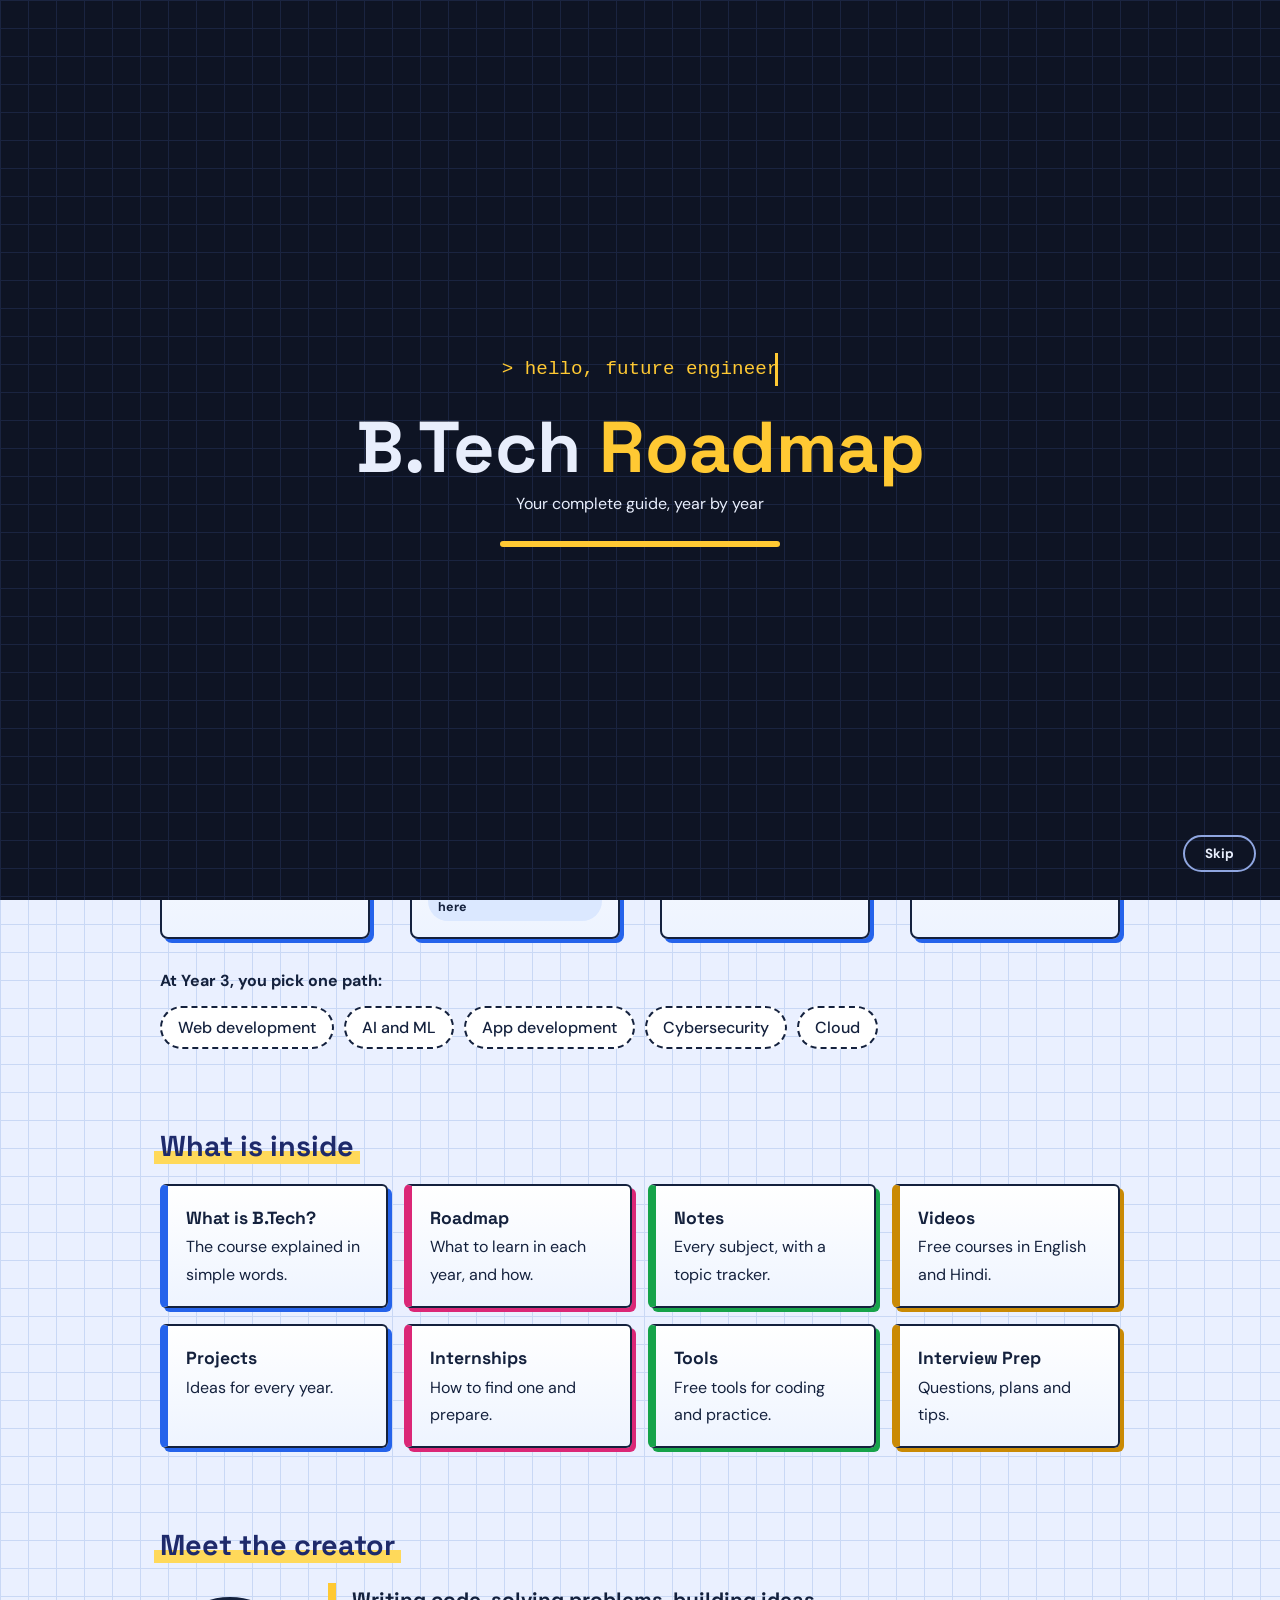
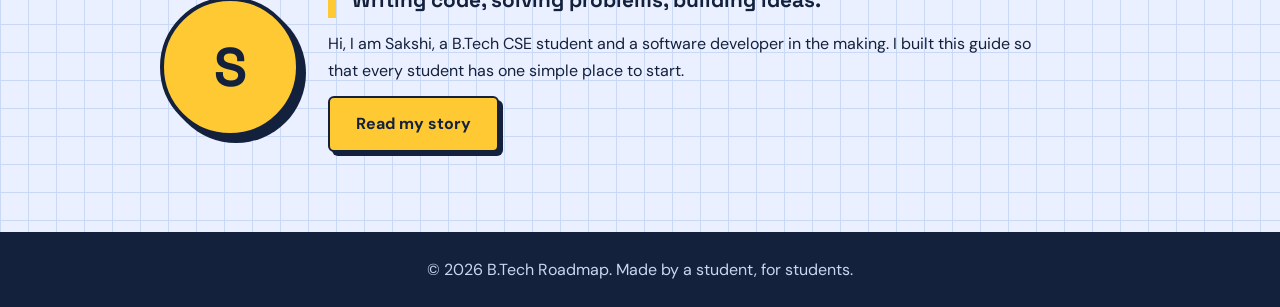
<file: index.html>
<!DOCTYPE html>
<html lang="en">
<head>
  <meta charset="UTF-8">
  <meta name="viewport" content="width=device-width, initial-scale=1">
  <!-- Google tag (gtag.js) -->
  <script async src="https://www.googletagmanager.com/gtag/js?id=G-KWVJYNJNKN"></script>
  <script>
    window.dataLayer = window.dataLayer || [];
    function gtag(){dataLayer.push(arguments);}
    gtag('js', new Date());

    gtag('config', 'G-KWVJYNJNKN');
  </script>
  <title>B.Tech Roadmap: your complete guide, year by year</title>
  <meta name="description" content="A free B.Tech guide made by a student, for students. Year-by-year roadmap, notes, videos, projects, internship and interview help.">
  <meta name="theme-color" content="#14213d">
  <link rel="icon" type="image/svg+xml" href="favicon.svg">
  <link href="https://fonts.googleapis.com/css2?family=DM+Sans:wght@400;500;700&family=Space+Grotesk:wght@500;700&display=swap" rel="stylesheet">
  <link rel="stylesheet" href="style.css">
  <!-- If the intro was already seen in this visit, skip it -->
  <script>try { if (sessionStorage.getItem("introSeen") === "yes") { document.documentElement.className += " no-intro"; } } catch (e) {}</script>
</head>
<body>

  <!-- INTRO ANIMATION (plays first, then slides up) -->
  <div id="intro">
    <div>
      <p class="intro-line">&gt; hello, future engineer</p>
      <h1 class="intro-title">B.Tech <span>Roadmap</span></h1>
      <p class="intro-sub">Your complete guide, year by year</p>
      <div class="intro-bar"><div></div></div>
    </div>
    <button class="intro-skip" id="skip">Skip</button>
  </div>

  <nav>
    <a class="brand" href="index.html"><span class="logo">&lt;/&gt;</span>B.Tech Roadmap</a>
    <button class="menu-toggle" aria-label="Open menu" aria-expanded="false">&#9776;</button>
    <div class="menu">
      <a href="index.html">Home</a>
      <a href="what-is-btech.html">What is B.Tech?</a>
      <a href="roadmap.html">Roadmap</a>
      <a href="notes.html">Notes</a>
      <a href="videos.html">Videos</a>
      <div class="dropdown">
        <button class="drop-btn" aria-expanded="false">More</button>
        <div class="drop-menu">
          <a href="projects.html">Projects</a>
          <a href="internships.html">Internships</a>
          <a href="tools.html">Tools</a>
          <a href="interview.html">Interview Prep</a>
          <a href="about.html">About</a>
        </div>
      </div>
      <a class="nav-cta" href="roadmap.html#year1">Start Year 1</a>
    </div>
  </nav>

  <!-- TOP SECTION: a little about the website -->
  <header class="hero-home">
    <div class="symbols" aria-hidden="true">
      <span style="left:6%; animation-delay:0s">{ }</span>
      <span style="left:20%; animation-delay:3s">&lt; &gt;</span>
      <span style="left:36%; animation-delay:6s">;</span>
      <span style="left:52%; animation-delay:1.5s">( )</span>
      <span style="left:68%; animation-delay:4.5s">[ ]</span>
      <span style="left:82%; animation-delay:8s">01</span>
      <span style="left:93%; animation-delay:2s">//</span>
    </div>

    <div class="hero-grid">
      <div>
        <h1 class="rise" style="--d:0s">Your B.Tech, <span class="mark">year by year</span></h1>
        <p class="typing rise" style="--d:.15s">Learn <span class="typed" id="typed">C++</span></p>
        <p class="rise" style="--d:.3s">A free guide made by a student, for students. Simple notes, videos, projects and internship tips for all 4 years.</p>
        <div class="rise" style="--d:.45s">
          <a class="button" href="roadmap.html#year1">Start with Year 1</a>
          <a class="button ghost" href="what-is-btech.html">New to B.Tech?</a>
        </div>
      </div>

      <!-- Picture: a laptop with code that keeps typing -->
      <div class="visual rise" style="--d:.3s" aria-hidden="true">
        <svg viewBox="0 0 360 250">
          <rect x="50" y="14" width="260" height="162" rx="12" fill="#14213d"/>
          <rect x="62" y="26" width="236" height="138" rx="5" fill="#0e1424"/>
          <circle cx="76" cy="38" r="4" fill="#ff5f56"/><circle cx="90" cy="38" r="4" fill="#ffbd2e"/><circle cx="104" cy="38" r="4" fill="#27c93f"/>
          <rect class="ln" x="76" y="58" width="120" height="8" rx="4" fill="#ffc933" style="animation-delay:0s"/>
          <rect class="ln" x="92" y="76" width="150" height="8" rx="4" fill="#8fb0ff" style="animation-delay:.4s"/>
          <rect class="ln" x="92" y="94" width="90" height="8" rx="4" fill="#8fe3b0" style="animation-delay:.8s"/>
          <rect class="ln" x="92" y="112" width="130" height="8" rx="4" fill="#8fb0ff" style="animation-delay:1.2s"/>
          <rect class="ln" x="76" y="130" width="70" height="8" rx="4" fill="#ffc933" style="animation-delay:1.6s"/>
          <rect x="18" y="176" width="324" height="14" rx="7" fill="#14213d"/>
          <rect x="140" y="176" width="80" height="6" rx="3" fill="#2a3a63"/>
        </svg>
        <span class="badge-float" style="top:4%; left:-2%">C++</span>
        <span class="badge-float" style="top:30%; right:-4%; animation-delay:1s">Python</span>
        <span class="badge-float" style="bottom:16%; left:2%; animation-delay:2s">DSA</span>
      </div>
    </div>
  </header>

  <!-- FLOW CHART: the whole journey in one picture -->
  <section class="container">
    <h2 class="reveal">Your journey at a glance</h2>
    <p class="reveal">Tap any step to open its roadmap.</p>

    <div class="flow">
      <a class="node reveal" href="roadmap.html#year1" style="--d:0s">
        <span class="num">1</span><strong>Learn the basics</strong>
        <small>One language, problem solving, HTML and CSS</small>
      </a>
      <span class="arrow"></span>
      <a class="node reveal" href="roadmap.html#year2" style="--d:.15s">
        <span class="num">2</span><strong>Build your core</strong>
        <small>DSA, web development, first projects</small>
        <em class="tag">First internship can start here</em>
      </a>
      <span class="arrow"></span>
      <a class="node reveal" href="roadmap.html#year3" style="--d:.3s">
        <span class="num">3</span><strong>Choose a path</strong>
        <small>Go deep in one area and build a big project</small>
      </a>
      <span class="arrow"></span>
      <a class="node reveal" href="roadmap.html#year4" style="--d:.45s">
        <span class="num">4</span><strong>Get job-ready</strong>
        <small>Placements, final project, your next step</small>
      </a>
    </div>

    <div class="branches reveal">
      <p><b>At Year 3, you pick one path:</b></p>
      <div>
        <span>Web development</span><span>AI and ML</span><span>App development</span><span>Cybersecurity</span><span>Cloud</span>
      </div>
    </div>
  </section>

  <!-- EXPLORE -->
  <section class="container">
    <h2 class="reveal">What is inside</h2>
    <div class="links">
      <a class="reveal" href="what-is-btech.html"><strong>What is B.Tech?</strong>The course explained in simple words.</a>
      <a class="reveal" href="roadmap.html"><strong>Roadmap</strong>What to learn in each year, and how.</a>
      <a class="reveal" href="notes.html"><strong>Notes</strong>Every subject, with a topic tracker.</a>
      <a class="reveal" href="videos.html"><strong>Videos</strong>Free courses in English and Hindi.</a>
      <a class="reveal" href="projects.html"><strong>Projects</strong>Ideas for every year.</a>
      <a class="reveal" href="internships.html"><strong>Internships</strong>How to find one and prepare.</a>
      <a class="reveal" href="tools.html"><strong>Tools</strong>Free tools for coding and practice.</a>
      <a class="reveal" href="interview.html"><strong>Interview Prep</strong>Questions, plans and tips.</a>
    </div>
  </section>

  <section class="container">
    <h2 class="reveal">Meet the creator</h2>
    <div class="creator reveal">
      <div class="avatar" aria-hidden="true">S</div>
      <div>
        <p class="quote">Writing code, solving problems, building ideas.</p>
        <p>Hi, I am Sakshi, a B.Tech CSE student and a software developer in the making. I built this guide so that every student has one simple place to start.</p>
        <a class="button" href="about.html">Read my story</a>
      </div>
    </div>
  </section>

  <footer>
    <p>&copy; 2026 B.Tech Roadmap. Made by a student, for students.</p>
  </footer>

  <script src="script.js"></script>
</body>
</html>
</file>
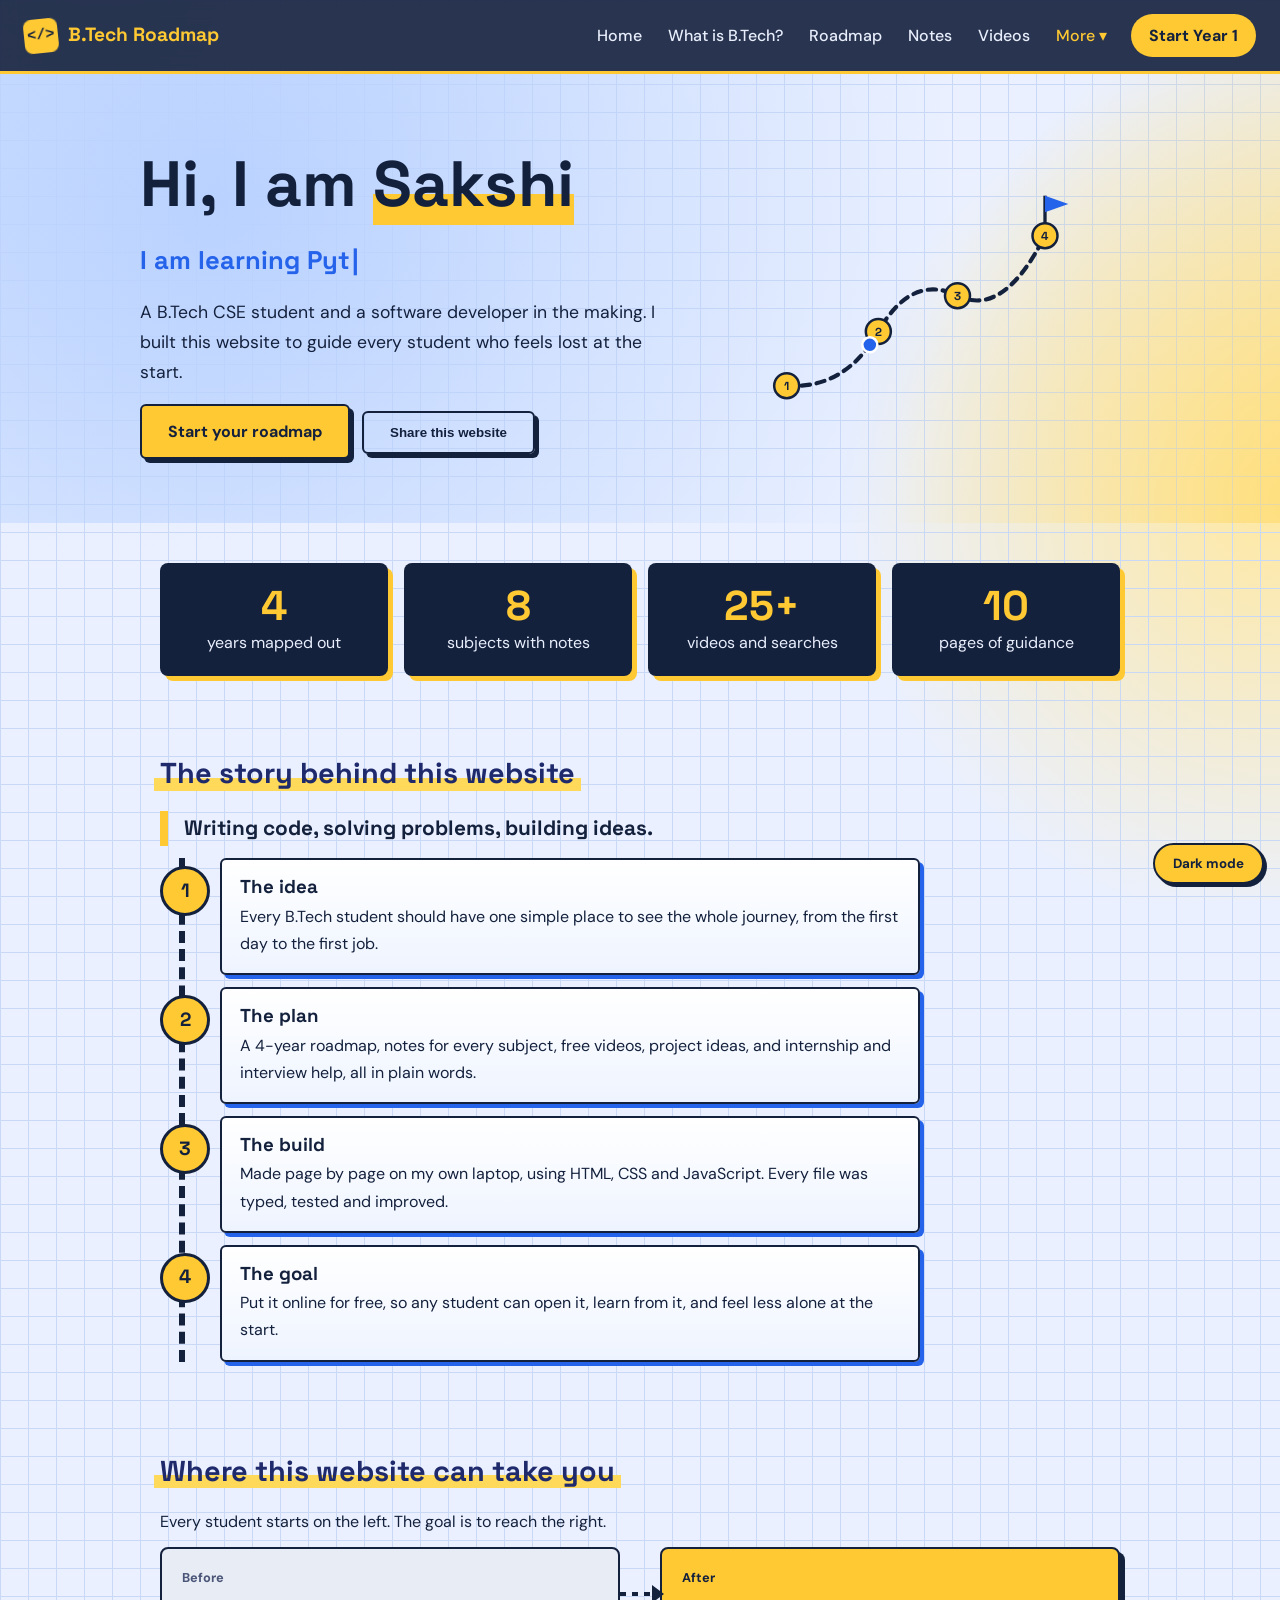
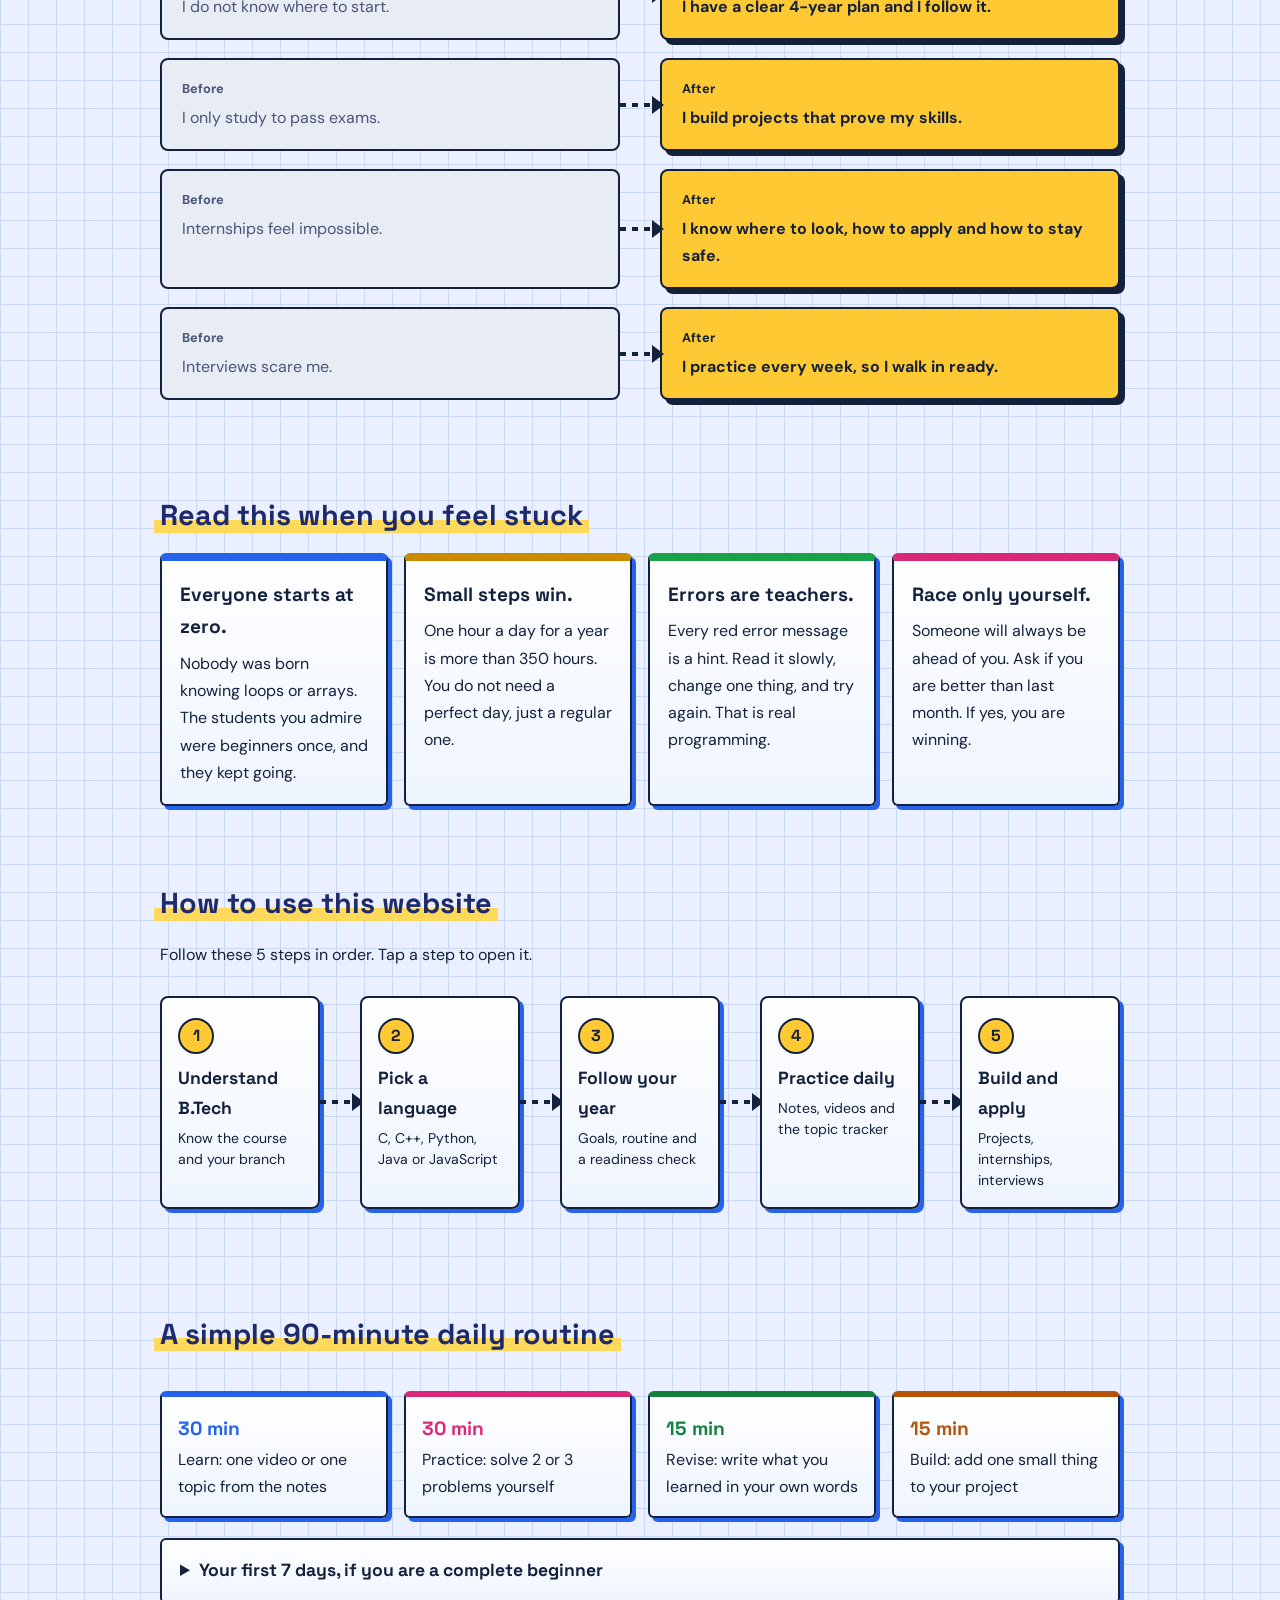
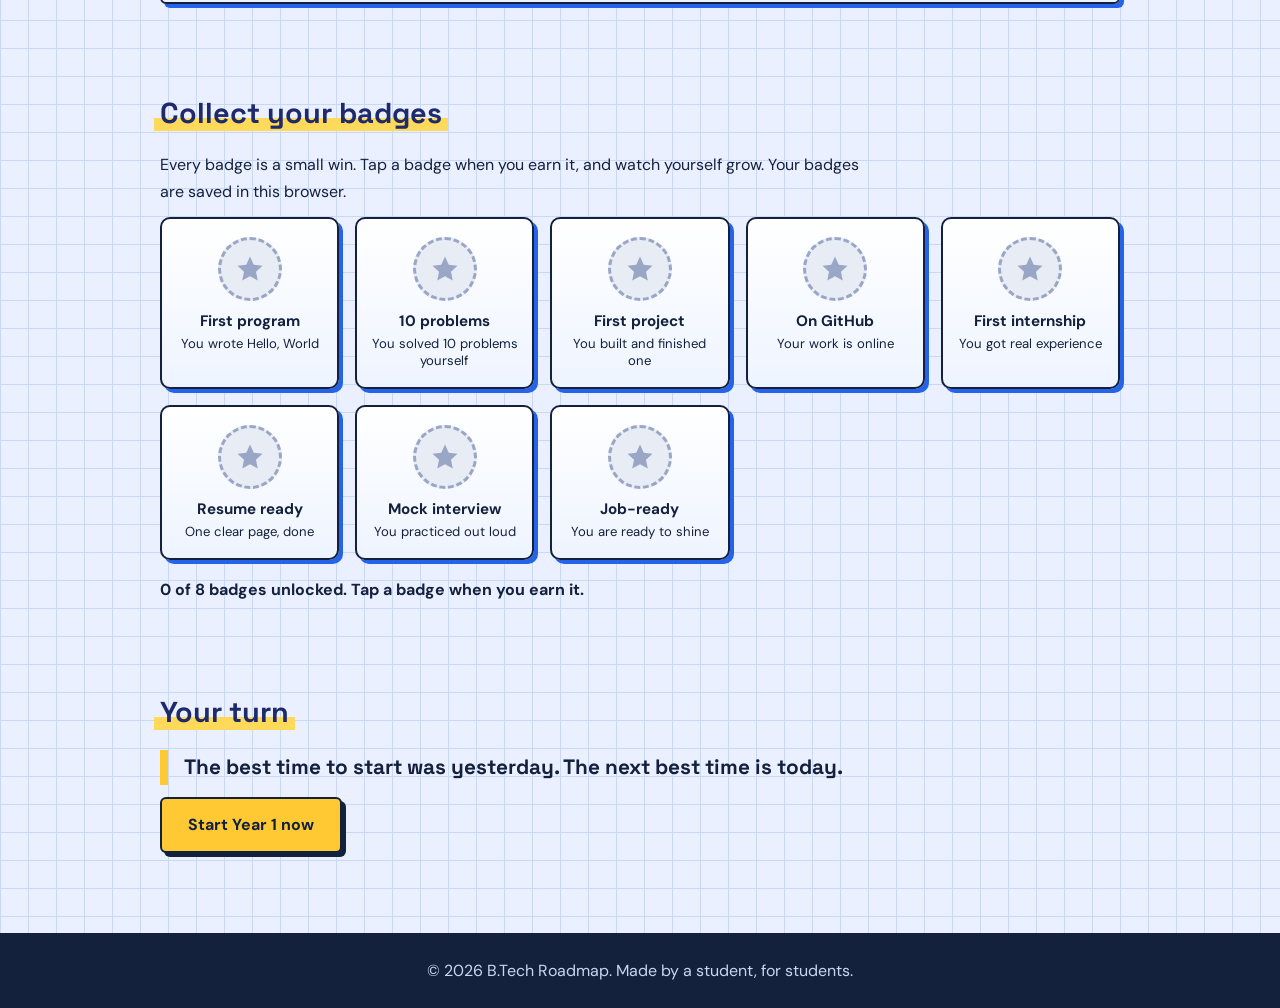
<file: about.html>
<!DOCTYPE html>
<html lang="en">
<head>
  <meta charset="UTF-8">
  <meta name="viewport" content="width=device-width, initial-scale=1">
  <!-- Google tag (gtag.js) -->
  <script async src="https://www.googletagmanager.com/gtag/js?id=G-KWVJYNJNKN"></script>
  <script>
    window.dataLayer = window.dataLayer || [];
    function gtag(){dataLayer.push(arguments);}
    gtag('js', new Date());

    gtag('config', 'G-KWVJYNJNKN');
  </script>
  <title>About the creator - B.Tech Roadmap</title>
  <meta name="description" content="Meet the creator of B.Tech Roadmap, a B.Tech CSE student building a free guide for every student.">
  <meta name="theme-color" content="#14213d">
  <link rel="icon" type="image/svg+xml" href="favicon.svg">
  <link href="https://fonts.googleapis.com/css2?family=DM+Sans:wght@400;500;700&family=Space+Grotesk:wght@500;700&display=swap" rel="stylesheet">
  <link rel="stylesheet" href="style.css">
</head>
<body>

  <nav>
    <a class="brand" href="index.html"><span class="logo">&lt;/&gt;</span>B.Tech Roadmap</a>
    <button class="menu-toggle" aria-label="Open menu" aria-expanded="false">&#9776;</button>
    <div class="menu">
      <a href="index.html">Home</a>
      <a href="what-is-btech.html">What is B.Tech?</a>
      <a href="roadmap.html">Roadmap</a>
      <a href="notes.html">Notes</a>
      <a href="videos.html">Videos</a>
      <div class="dropdown">
        <button class="drop-btn" aria-expanded="false">More</button>
        <div class="drop-menu">
          <a href="projects.html">Projects</a>
          <a href="internships.html">Internships</a>
          <a href="tools.html">Tools</a>
          <a href="interview.html">Interview Prep</a>
          <a href="about.html">About</a>
        </div>
      </div>
      <a class="nav-cta" href="roadmap.html#year1">Start Year 1</a>
    </div>
  </nav>

  <!-- EDIT THIS PAGE: change any words so they sound like you. -->

  <!-- TOP: who I am, with a journey picture -->
  <header class="hero-home">
    <div class="symbols" aria-hidden="true">
      <span style="left:6%; animation-delay:0s">{ }</span>
      <span style="left:30%; animation-delay:4s">&lt; &gt;</span>
      <span style="left:55%; animation-delay:2s">;</span>
      <span style="left:80%; animation-delay:6s">01</span>
    </div>
    <div class="hero-grid">
      <div>
        <h1 class="rise" style="--d:0s">Hi, I am <span class="mark">Sakshi</span></h1>
        <p class="typing rise" style="--d:.15s">I am learning <span class="typed" id="typed">C++</span></p>
        <p class="rise" style="--d:.3s">A B.Tech CSE student and a software developer in the making. I built this website to guide every student who feels lost at the start.</p>
        <div class="rise" style="--d:.45s">
          <a class="button" href="roadmap.html#year1">Start your roadmap</a>
          <button class="button ghost" id="share">Share this website</button>
        </div>
      </div>
      <div class="journey rise" style="--d:.3s" aria-hidden="true">
        <svg viewBox="0 0 360 260">
          <path d="M20 230 Q 90 235 130 165 T 225 122 T 330 50" fill="none" stroke="#14213d" stroke-width="5" stroke-dasharray="10 8" stroke-linecap="round"/>
          <circle cx="20" cy="230" r="15" fill="#ffc933" stroke="#14213d" stroke-width="3"/><text x="20" y="235" text-anchor="middle" font-size="14" font-weight="700" fill="#14213d">1</text>
          <circle cx="130" cy="165" r="15" fill="#ffc933" stroke="#14213d" stroke-width="3"/><text x="130" y="170" text-anchor="middle" font-size="14" font-weight="700" fill="#14213d">2</text>
          <circle cx="225" cy="122" r="15" fill="#ffc933" stroke="#14213d" stroke-width="3"/><text x="225" y="127" text-anchor="middle" font-size="14" font-weight="700" fill="#14213d">3</text>
          <circle cx="330" cy="50" r="15" fill="#ffc933" stroke="#14213d" stroke-width="3"/><text x="330" y="55" text-anchor="middle" font-size="14" font-weight="700" fill="#14213d">4</text>
          <line x1="330" y1="35" x2="330" y2="2" stroke="#14213d" stroke-width="4"/>
          <polygon points="330,2 358,12 330,22" fill="#2563eb"/>
          <circle r="9" fill="#2563eb" stroke="#ffffff" stroke-width="3">
            <animateMotion dur="7s" repeatCount="indefinite" path="M20 230 Q 90 235 130 165 T 225 122 T 330 50"/>
          </circle>
        </svg>
      </div>
    </div>
  </header>

  <!-- NUMBERS -->
  <section class="container">
    <div class="stats">
      <div class="reveal"><strong class="count-up" data-target="4">4</strong>years mapped out</div>
      <div class="reveal" style="--d:.1s"><strong class="count-up" data-target="8">8</strong>subjects with notes</div>
      <div class="reveal" style="--d:.2s"><strong class="count-up" data-target="25" data-plus="yes">25+</strong>videos and searches</div>
      <div class="reveal" style="--d:.3s"><strong class="count-up" data-target="10">10</strong>pages of guidance</div>
    </div>
  </section>

  <!-- STORY -->
  <section class="container">
    <h2 class="reveal">The story behind this website</h2>
    <p class="quote reveal">Writing code, solving problems, building ideas.</p>
    <div class="road">
      <div class="stop reveal" data-step="1"><div class="step-box"><h3>The idea</h3><p>Every B.Tech student should have one simple place to see the whole journey, from the first day to the first job.</p></div></div>
      <div class="stop reveal" data-step="2"><div class="step-box"><h3>The plan</h3><p>A 4-year roadmap, notes for every subject, free videos, project ideas, and internship and interview help, all in plain words.</p></div></div>
      <div class="stop reveal" data-step="3"><div class="step-box"><h3>The build</h3><p>Made page by page on my own laptop, using HTML, CSS and JavaScript. Every file was typed, tested and improved.</p></div></div>
      <div class="stop reveal" data-step="4"><div class="step-box"><h3>The goal</h3><p>Put it online for free, so any student can open it, learn from it, and feel less alone at the start.</p></div></div>
    </div>
  </section>

  <!-- WHERE THIS WEBSITE CAN TAKE YOU -->
  <section class="container">
    <h2 class="reveal">Where this website can take you</h2>
    <p class="reveal">Every student starts on the left. The goal is to reach the right.</p>

    <div class="change reveal">
      <div class="before"><small>Before</small>I do not know where to start.</div>
      <span class="arrow"></span>
      <div class="after"><small>After</small>I have a clear 4-year plan and I follow it.</div>
    </div>
    <div class="change reveal">
      <div class="before"><small>Before</small>I only study to pass exams.</div>
      <span class="arrow"></span>
      <div class="after"><small>After</small>I build projects that prove my skills.</div>
    </div>
    <div class="change reveal">
      <div class="before"><small>Before</small>Internships feel impossible.</div>
      <span class="arrow"></span>
      <div class="after"><small>After</small>I know where to look, how to apply and how to stay safe.</div>
    </div>
    <div class="change reveal">
      <div class="before"><small>Before</small>Interviews scare me.</div>
      <span class="arrow"></span>
      <div class="after"><small>After</small>I practice every week, so I walk in ready.</div>
    </div>
  </section>

  <!-- MOTIVATION -->
  <section class="container">
    <h2 class="reveal">Read this when you feel stuck</h2>
    <div class="motive">
      <div class="reveal" style="--c:#2563eb"><strong>Everyone starts at zero.</strong>Nobody was born knowing loops or arrays. The students you admire were beginners once, and they kept going.</div>
      <div class="reveal" style="--c:#ca8a04; --d:.1s"><strong>Small steps win.</strong>One hour a day for a year is more than 350 hours. You do not need a perfect day, just a regular one.</div>
      <div class="reveal" style="--c:#16a34a; --d:.2s"><strong>Errors are teachers.</strong>Every red error message is a hint. Read it slowly, change one thing, and try again. That is real programming.</div>
      <div class="reveal" style="--c:#db2777; --d:.3s"><strong>Race only yourself.</strong>Someone will always be ahead of you. Ask if you are better than last month. If yes, you are winning.</div>
    </div>
  </section>

  <!-- GUIDE -->
  <section class="container">
    <h2 class="reveal">How to use this website</h2>
    <p class="reveal">Follow these 5 steps in order. Tap a step to open it.</p>
    <div class="flow">
      <a class="node reveal" href="what-is-btech.html"><span class="num">1</span><strong>Understand B.Tech</strong><small>Know the course and your branch</small></a>
      <span class="arrow"></span>
      <a class="node reveal" href="what-is-btech.html#language" style="--d:.1s"><span class="num">2</span><strong>Pick a language</strong><small>C, C++, Python, Java or JavaScript</small></a>
      <span class="arrow"></span>
      <a class="node reveal" href="roadmap.html" style="--d:.2s"><span class="num">3</span><strong>Follow your year</strong><small>Goals, routine and a readiness check</small></a>
      <span class="arrow"></span>
      <a class="node reveal" href="notes.html" style="--d:.3s"><span class="num">4</span><strong>Practice daily</strong><small>Notes, videos and the topic tracker</small></a>
      <span class="arrow"></span>
      <a class="node reveal" href="projects.html" style="--d:.4s"><span class="num">5</span><strong>Build and apply</strong><small>Projects, internships, interviews</small></a>
    </div>
  </section>

  <!-- ROUTINE AND FIRST 7 DAYS -->
  <section class="container">
    <h2 class="reveal">A simple 90-minute daily routine</h2>
    <div class="facts">
      <div class="reveal"><strong>30 min</strong>Learn: one video or one topic from the notes</div>
      <div class="reveal" style="--d:.1s"><strong>30 min</strong>Practice: solve 2 or 3 problems yourself</div>
      <div class="reveal" style="--d:.2s"><strong>15 min</strong>Revise: write what you learned in your own words</div>
      <div class="reveal" style="--d:.3s"><strong>15 min</strong>Build: add one small thing to your project</div>
    </div>

    <details style="margin-top: 20px;">
      <summary>Your first 7 days, if you are a complete beginner</summary>
      <div class="inside">
        <ol>
          <li><b>Day 1:</b> install VS Code and make your first page.</li>
          <li><b>Day 2:</b> write a "Hello, World" program in one language.</li>
          <li><b>Day 3:</b> learn variables and take input from the user.</li>
          <li><b>Day 4:</b> learn if-else and loops.</li>
          <li><b>Day 5:</b> solve 3 easy problems without looking at the answer.</li>
          <li><b>Day 6:</b> make a small web page about yourself.</li>
          <li><b>Day 7:</b> upload your work to GitHub and be proud of it.</li>
        </ol>
      </div>
    </details>
  </section>

  <!-- COLLECT YOUR BADGES -->
  <section class="container">
    <h2 class="reveal">Collect your badges</h2>
    <p class="reveal">Every badge is a small win. Tap a badge when you earn it, and watch yourself grow. Your badges are saved in this browser.</p>
    <div class="badges reveal">
      <button class="badge" data-id="b1" aria-pressed="false"><span class="medal"><svg viewBox="0 0 24 24"><path d="M12 2l3 6.5 7 .9-5.2 4.8 1.4 7L12 17.8 5.8 21.2l1.4-7L2 9.4l7-.9z"/></svg></span><b>First program</b><small>You wrote Hello, World</small></button>
      <button class="badge" data-id="b2" aria-pressed="false"><span class="medal"><svg viewBox="0 0 24 24"><path d="M12 2l3 6.5 7 .9-5.2 4.8 1.4 7L12 17.8 5.8 21.2l1.4-7L2 9.4l7-.9z"/></svg></span><b>10 problems</b><small>You solved 10 problems yourself</small></button>
      <button class="badge" data-id="b3" aria-pressed="false"><span class="medal"><svg viewBox="0 0 24 24"><path d="M12 2l3 6.5 7 .9-5.2 4.8 1.4 7L12 17.8 5.8 21.2l1.4-7L2 9.4l7-.9z"/></svg></span><b>First project</b><small>You built and finished one</small></button>
      <button class="badge" data-id="b4" aria-pressed="false"><span class="medal"><svg viewBox="0 0 24 24"><path d="M12 2l3 6.5 7 .9-5.2 4.8 1.4 7L12 17.8 5.8 21.2l1.4-7L2 9.4l7-.9z"/></svg></span><b>On GitHub</b><small>Your work is online</small></button>
      <button class="badge" data-id="b5" aria-pressed="false"><span class="medal"><svg viewBox="0 0 24 24"><path d="M12 2l3 6.5 7 .9-5.2 4.8 1.4 7L12 17.8 5.8 21.2l1.4-7L2 9.4l7-.9z"/></svg></span><b>First internship</b><small>You got real experience</small></button>
      <button class="badge" data-id="b6" aria-pressed="false"><span class="medal"><svg viewBox="0 0 24 24"><path d="M12 2l3 6.5 7 .9-5.2 4.8 1.4 7L12 17.8 5.8 21.2l1.4-7L2 9.4l7-.9z"/></svg></span><b>Resume ready</b><small>One clear page, done</small></button>
      <button class="badge" data-id="b7" aria-pressed="false"><span class="medal"><svg viewBox="0 0 24 24"><path d="M12 2l3 6.5 7 .9-5.2 4.8 1.4 7L12 17.8 5.8 21.2l1.4-7L2 9.4l7-.9z"/></svg></span><b>Mock interview</b><small>You practiced out loud</small></button>
      <button class="badge" data-id="b8" aria-pressed="false"><span class="medal"><svg viewBox="0 0 24 24"><path d="M12 2l3 6.5 7 .9-5.2 4.8 1.4 7L12 17.8 5.8 21.2l1.4-7L2 9.4l7-.9z"/></svg></span><b>Job-ready</b><small>You are ready to shine</small></button>
    </div>
    <p class="badge-text" id="badge-text">0 of 8 badges unlocked. Tap a badge when you earn it.</p>
  </section>

  <!-- CALL TO ACTION -->
  <section class="container">
    <h2 class="reveal">Your turn</h2>
    <p class="quote reveal">The best time to start was yesterday. The next best time is today.</p>
    <a class="button" href="roadmap.html#year1">Start Year 1 now</a>
    <!-- To add your LinkedIn: remove the arrows around the next line and put your link inside the quotes.
    <a class="button ghost" href="PUT-YOUR-LINKEDIN-LINK-HERE" target="_blank" rel="noopener">Connect on LinkedIn</a>
    -->
  </section>

  <footer>
    <p>&copy; 2026 B.Tech Roadmap. Made by a student, for students.</p>
  </footer>

  <script src="script.js"></script>
</body>
</html>
</file>
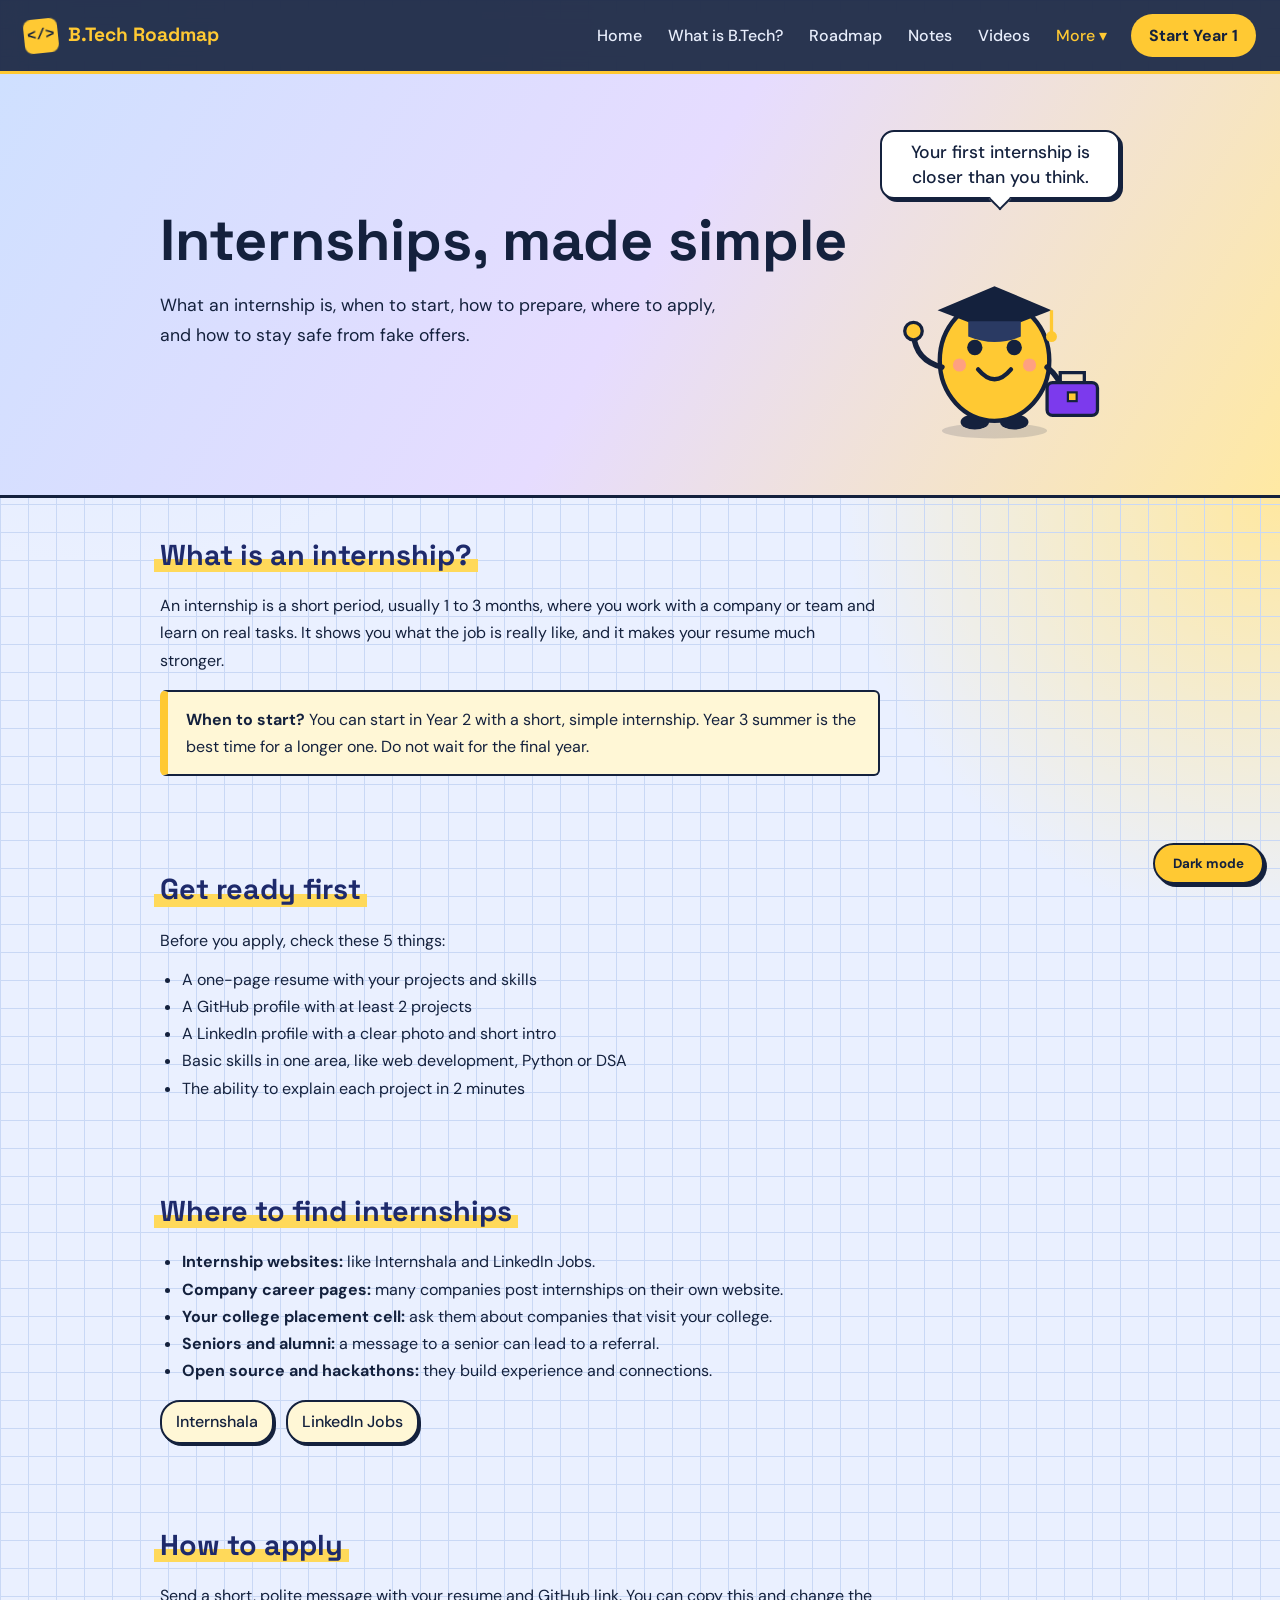
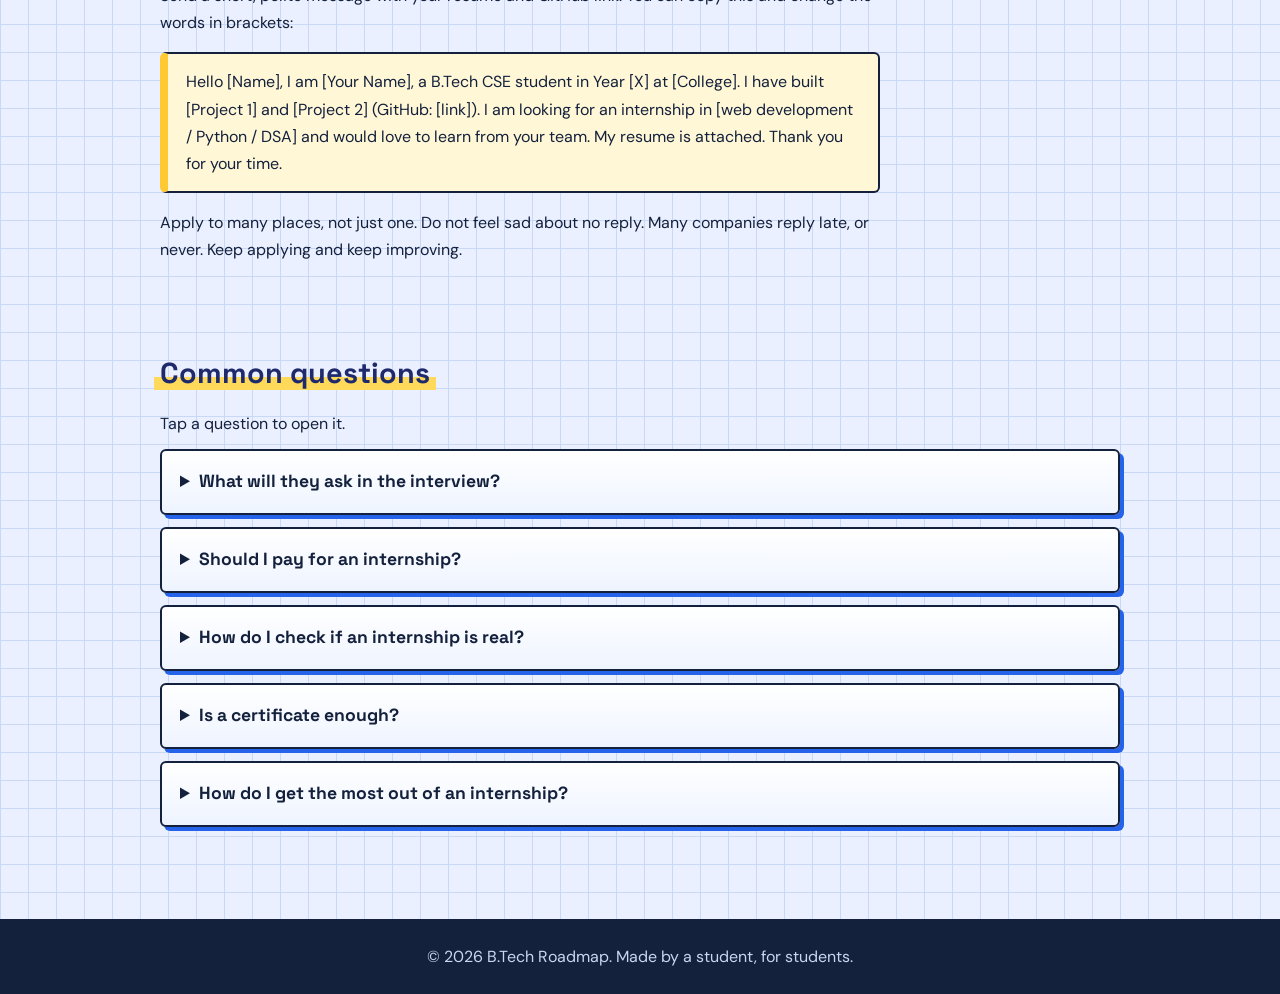
<file: internships.html>
<!DOCTYPE html>
<html lang="en">
<head>
  <meta charset="UTF-8">
  <meta name="viewport" content="width=device-width, initial-scale=1">
  <!-- Google tag (gtag.js) -->
  <script async src="https://www.googletagmanager.com/gtag/js?id=G-KWVJYNJNKN"></script>
  <script>
    window.dataLayer = window.dataLayer || [];
    function gtag(){dataLayer.push(arguments);}
    gtag('js', new Date());

    gtag('config', 'G-KWVJYNJNKN');
  </script>
  <title>Internships - B.Tech Roadmap</title>
  <meta name="description" content="How to find, apply for and get the most from a B.Tech internship, and how to stay safe from fake offers.">
  <meta name="theme-color" content="#14213d">
  <link rel="icon" type="image/svg+xml" href="favicon.svg">
  <link href="https://fonts.googleapis.com/css2?family=DM+Sans:wght@400;500;700&family=Space+Grotesk:wght@500;700&display=swap" rel="stylesheet">
  <link rel="stylesheet" href="style.css">
</head>
<body>

  <nav>
    <a class="brand" href="index.html"><span class="logo">&lt;/&gt;</span>B.Tech Roadmap</a>
    <button class="menu-toggle" aria-label="Open menu" aria-expanded="false">&#9776;</button>
    <div class="menu">
      <a href="index.html">Home</a>
      <a href="what-is-btech.html">What is B.Tech?</a>
      <a href="roadmap.html">Roadmap</a>
      <a href="notes.html">Notes</a>
      <a href="videos.html">Videos</a>
      <div class="dropdown">
        <button class="drop-btn" aria-expanded="false">More</button>
        <div class="drop-menu">
          <a href="projects.html">Projects</a>
          <a href="internships.html">Internships</a>
          <a href="tools.html">Tools</a>
          <a href="interview.html">Interview Prep</a>
          <a href="about.html">About</a>
        </div>
      </div>
      <a class="nav-cta" href="roadmap.html#year1">Start Year 1</a>
    </div>
  </nav>

  <header class="hero" data-prop="briefcase" data-message="Your first internship is closer than you think.">
    <h1>Internships, made simple</h1>
    <p>What an internship is, when to start, how to prepare, where to apply, and how to stay safe from fake offers.</p>
  </header>

  <section class="container">
    <h2>What is an internship?</h2>
    <p>An internship is a short period, usually 1 to 3 months, where you work with a company or team and learn on real tasks. It shows you what the job is really like, and it makes your resume much stronger.</p>
    <div class="tip">
      <p><b>When to start?</b> You can start in Year 2 with a short, simple internship. Year 3 summer is the best time for a longer one. Do not wait for the final year.</p>
    </div>
  </section>

  <section class="container">
    <h2>Get ready first</h2>
    <p>Before you apply, check these 5 things:</p>
    <ul>
      <li>A one-page resume with your projects and skills</li>
      <li>A GitHub profile with at least 2 projects</li>
      <li>A LinkedIn profile with a clear photo and short intro</li>
      <li>Basic skills in one area, like web development, Python or DSA</li>
      <li>The ability to explain each project in 2 minutes</li>
    </ul>
  </section>

  <section class="container">
    <h2>Where to find internships</h2>
    <ul>
      <li><b>Internship websites:</b> like Internshala and LinkedIn Jobs.</li>
      <li><b>Company career pages:</b> many companies post internships on their own website.</li>
      <li><b>Your college placement cell:</b> ask them about companies that visit your college.</li>
      <li><b>Seniors and alumni:</b> a message to a senior can lead to a referral.</li>
      <li><b>Open source and hackathons:</b> they build experience and connections.</li>
    </ul>
    <a class="watch" href="https://internshala.com" target="_blank" rel="noopener">Internshala</a>
    <a class="watch" href="https://www.linkedin.com/jobs/" target="_blank" rel="noopener">LinkedIn Jobs</a>
  </section>

  <section class="container">
    <h2>How to apply</h2>
    <p>Send a short, polite message with your resume and GitHub link. You can copy this and change the words in brackets:</p>
    <div class="tip">
      <p>Hello [Name], I am [Your Name], a B.Tech CSE student in Year [X] at [College]. I have built [Project 1] and [Project 2] (GitHub: [link]). I am looking for an internship in [web development / Python / DSA] and would love to learn from your team. My resume is attached. Thank you for your time.</p>
    </div>
    <p>Apply to many places, not just one. Do not feel sad about no reply. Many companies reply late, or never. Keep applying and keep improving.</p>
  </section>

  <section class="container">
    <h2>Common questions</h2>
    <p>Tap a question to open it.</p>

    <details>
      <summary>What will they ask in the interview?</summary>
      <div class="inside">
        <ul>
          <li>"Tell me about yourself", so prepare a 1-minute answer</li>
          <li>Your projects: what you built, why, and what was hard</li>
          <li>Basic questions on your language and DSA</li>
          <li>"Why do you want this internship?"</li>
        </ul>
      </div>
    </details>

    <details>
      <summary>Should I pay for an internship?</summary>
      <div class="inside">
        <p>Be very careful. A real internship gives you work and learning. Some are paid, and many are unpaid, but you should not be asked to pay money to get the offer. Fake offers that ask for a fee are common. If someone asks for money, think twice, and talk to a senior or teacher first.</p>
      </div>
    </details>

    <details>
      <summary>How do I check if an internship is real?</summary>
      <div class="inside">
        <ul>
          <li>Search the company's name, website and LinkedIn page</li>
          <li>Check that the email address uses the company's own domain</li>
          <li>Ask for the work details and an official offer letter</li>
          <li>Ask seniors if they know the company</li>
        </ul>
      </div>
    </details>

    <details>
      <summary>Is a certificate enough?</summary>
      <div class="inside">
        <p>No. A certificate helps, but companies care more about what you built and what you learned. Keep a small record of your tasks and projects, and add them to your resume and GitHub.</p>
      </div>
    </details>

    <details>
      <summary>How do I get the most out of an internship?</summary>
      <div class="inside">
        <ul>
          <li>Ask questions when you are stuck, but try first</li>
          <li>Write a short note every week about what you learned</li>
          <li>Finish your tasks on time and ask for feedback</li>
          <li>At the end, ask for a certificate or a recommendation</li>
          <li>Add the work to your resume and post about it on LinkedIn</li>
        </ul>
      </div>
    </details>
  </section>

  <footer>
    <p>&copy; 2026 B.Tech Roadmap. Made by a student, for students.</p>
  </footer>

  <script src="script.js"></script>
</body>
</html>
</file>
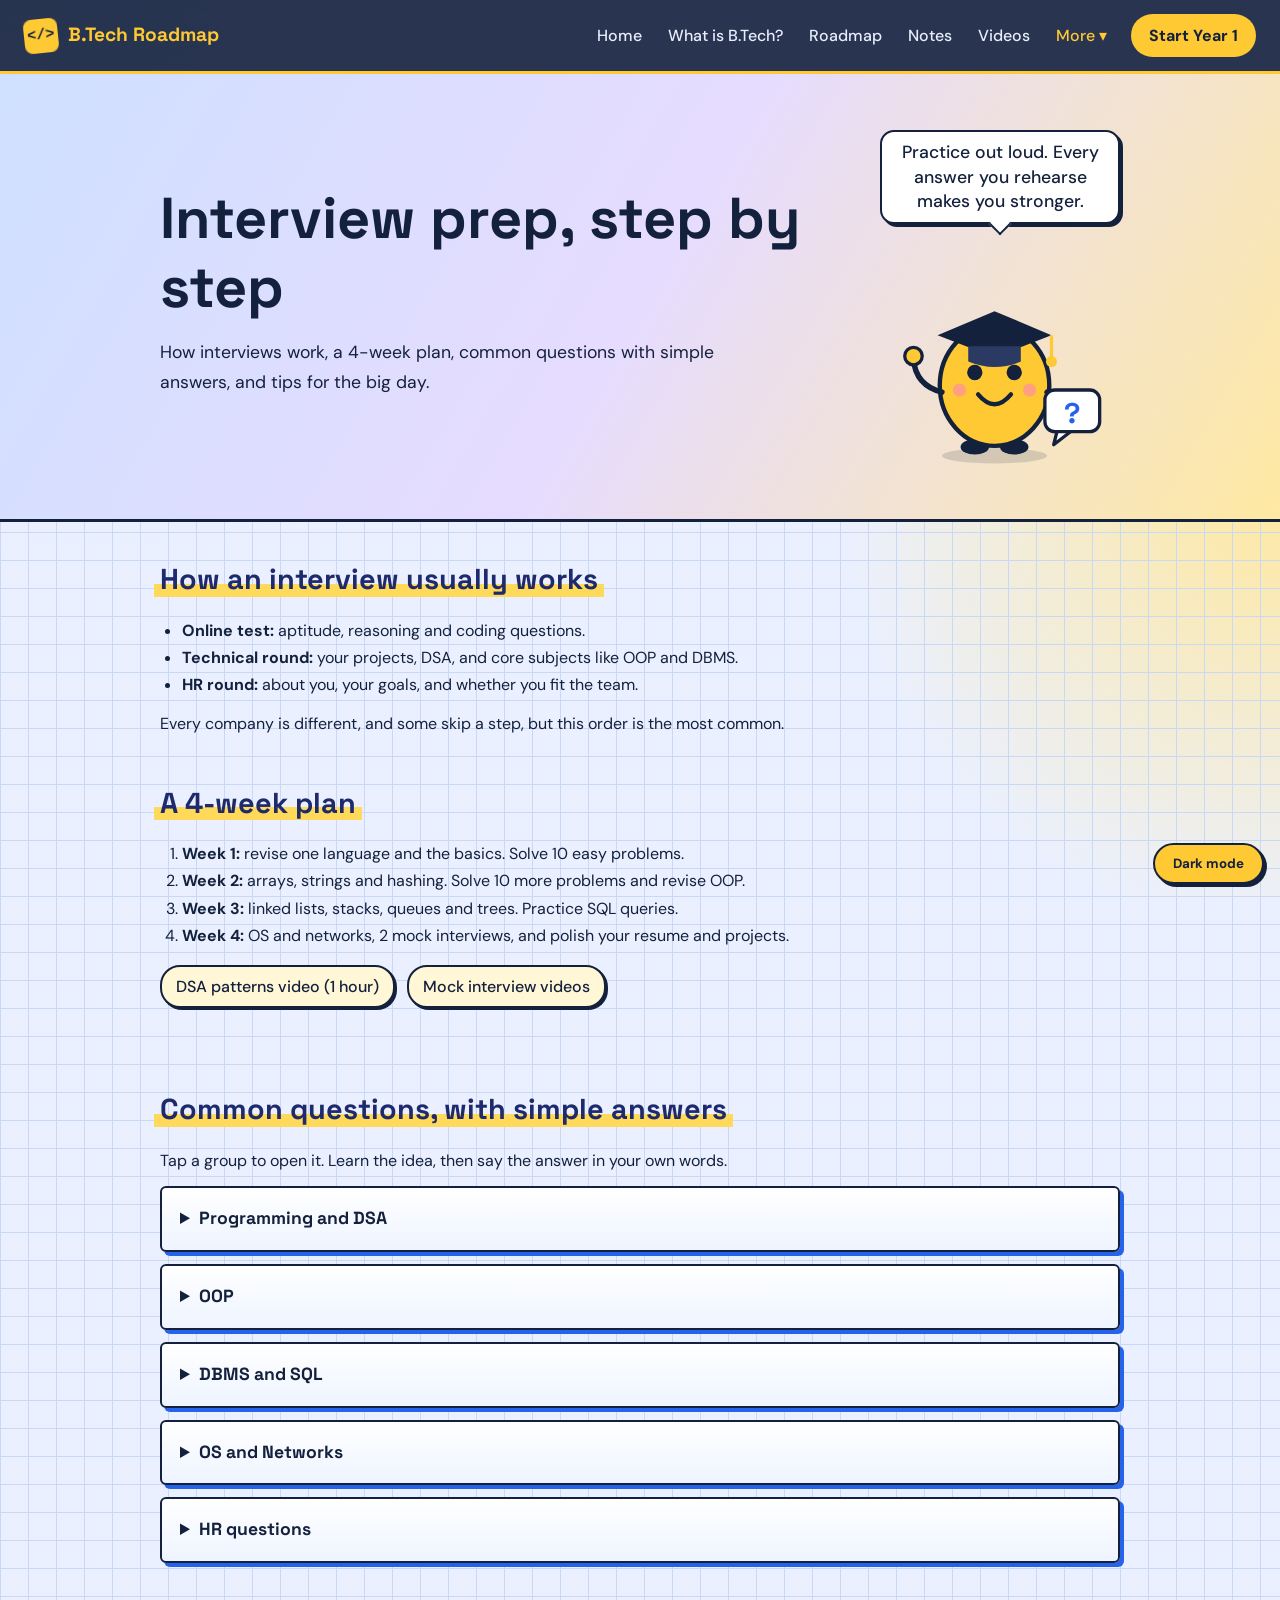
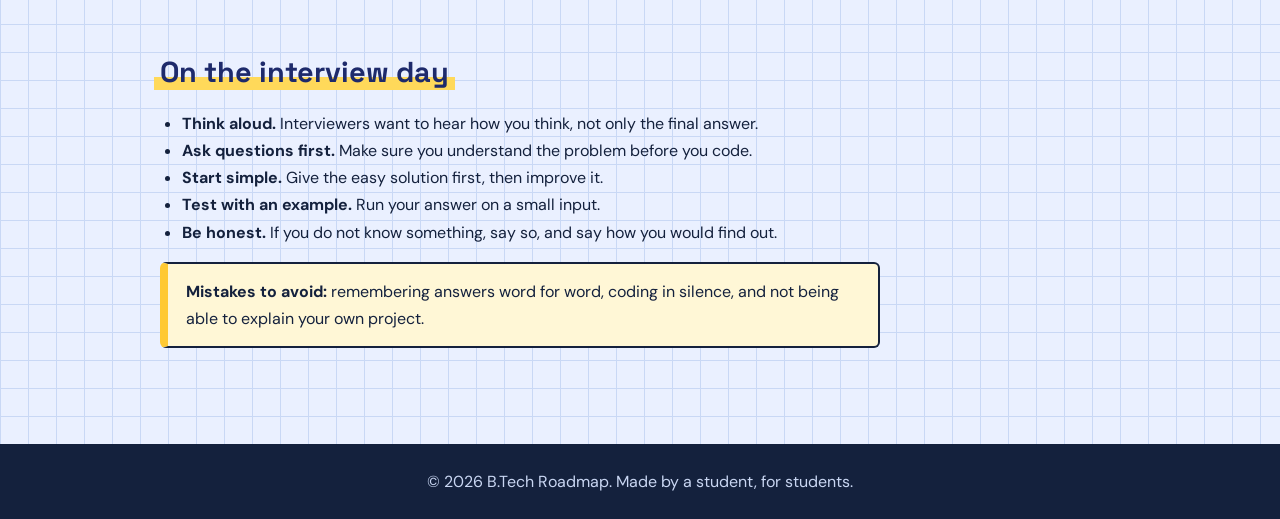
<file: interview.html>
<!DOCTYPE html>
<html lang="en">
<head>
  <meta charset="UTF-8">
  <meta name="viewport" content="width=device-width, initial-scale=1">
  <!-- Google tag (gtag.js) -->
  <script async src="https://www.googletagmanager.com/gtag/js?id=G-KWVJYNJNKN"></script>
  <script>
    window.dataLayer = window.dataLayer || [];
    function gtag(){dataLayer.push(arguments);}
    gtag('js', new Date());

    gtag('config', 'G-KWVJYNJNKN');
  </script>
  <title>Interview Prep - B.Tech Roadmap</title>
  <meta name="description" content="B.Tech interview prep: a 4-week plan, common technical and HR questions with simple answers, and interview day tips.">
  <meta name="theme-color" content="#14213d">
  <link rel="icon" type="image/svg+xml" href="favicon.svg">
  <link href="https://fonts.googleapis.com/css2?family=DM+Sans:wght@400;500;700&family=Space+Grotesk:wght@500;700&display=swap" rel="stylesheet">
  <link rel="stylesheet" href="style.css">
</head>
<body>

  <nav>
    <a class="brand" href="index.html"><span class="logo">&lt;/&gt;</span>B.Tech Roadmap</a>
    <button class="menu-toggle" aria-label="Open menu" aria-expanded="false">&#9776;</button>
    <div class="menu">
      <a href="index.html">Home</a>
      <a href="what-is-btech.html">What is B.Tech?</a>
      <a href="roadmap.html">Roadmap</a>
      <a href="notes.html">Notes</a>
      <a href="videos.html">Videos</a>
      <div class="dropdown">
        <button class="drop-btn" aria-expanded="false">More</button>
        <div class="drop-menu">
          <a href="projects.html">Projects</a>
          <a href="internships.html">Internships</a>
          <a href="tools.html">Tools</a>
          <a href="interview.html">Interview Prep</a>
          <a href="about.html">About</a>
        </div>
      </div>
      <a class="nav-cta" href="roadmap.html#year1">Start Year 1</a>
    </div>
  </nav>

  <header class="hero" data-prop="question" data-message="Practice out loud. Every answer you rehearse makes you stronger.">
    <h1>Interview prep, step by step</h1>
    <p>How interviews work, a 4-week plan, common questions with simple answers, and tips for the big day.</p>
  </header>

  <section class="container">
    <h2>How an interview usually works</h2>
    <ul>
      <li><b>Online test:</b> aptitude, reasoning and coding questions.</li>
      <li><b>Technical round:</b> your projects, DSA, and core subjects like OOP and DBMS.</li>
      <li><b>HR round:</b> about you, your goals, and whether you fit the team.</li>
    </ul>
    <p>Every company is different, and some skip a step, but this order is the most common.</p>

    <h2 style="margin-top: 36px;">A 4-week plan</h2>
    <ol>
      <li><b>Week 1:</b> revise one language and the basics. Solve 10 easy problems.</li>
      <li><b>Week 2:</b> arrays, strings and hashing. Solve 10 more problems and revise OOP.</li>
      <li><b>Week 3:</b> linked lists, stacks, queues and trees. Practice SQL queries.</li>
      <li><b>Week 4:</b> OS and networks, 2 mock interviews, and polish your resume and projects.</li>
    </ol>
    <a class="watch" href="https://www.youtube.com/watch?v=Z_c4byLrNBU" target="_blank" rel="noopener">DSA patterns video (1 hour)</a>
    <a class="watch" href="https://www.youtube.com/results?search_query=mock+interview+software+engineer+fresher" target="_blank" rel="noopener">Mock interview videos</a>
  </section>

  <section class="container">
    <h2>Common questions, with simple answers</h2>
    <p>Tap a group to open it. Learn the idea, then say the answer in your own words.</p>

    <details>
      <summary>Programming and DSA</summary>
      <div class="inside"><ul>
        <li><b>Array or linked list?</b> An array has a fixed size and fast access by position. A linked list grows easily and is fast to insert into, but slower to search.</li>
        <li><b>Stack or queue?</b> A stack is last in, first out. A queue is first in, first out.</li>
        <li><b>What is time complexity?</b> It shows how the running time grows as the input grows. We write it with Big O, like O(n).</li>
        <li><b>What is recursion?</b> A function that calls itself on a smaller problem, with a base case that tells it when to stop.</li>
        <li><b>What is binary search?</b> It finds an item in a sorted list by cutting the search area in half each time. It takes O(log n).</li>
        <li><b>What is a hash map?</b> It stores key and value pairs, and finds a key very fast, on average in O(1).</li>
      </ul></div>
    </details>

    <details>
      <summary>OOP</summary>
      <div class="inside"><ul>
        <li><b>What is OOP?</b> Organizing code into objects that hold data and actions. Its four pillars are encapsulation, inheritance, polymorphism and abstraction.</li>
        <li><b>Class or object?</b> A class is a blueprint. An object is a real item made from that blueprint.</li>
        <li><b>What is inheritance?</b> One class gets the features of another class, so you can reuse code.</li>
        <li><b>What is polymorphism?</b> The same name behaves in different ways, like overloading and overriding.</li>
        <li><b>What is encapsulation?</b> Keeping data and the code that uses it together, and hiding the details with private members.</li>
      </ul></div>
    </details>

    <details>
      <summary>DBMS and SQL</summary>
      <div class="inside"><ul>
        <li><b>What is a primary key?</b> A column that identifies each row in a table in a unique way.</li>
        <li><b>What is a JOIN?</b> It combines rows from two tables using a common column.</li>
        <li><b>What is normalization?</b> Organizing tables to reduce repeated data.</li>
        <li><b>What is ACID?</b> Atomicity, Consistency, Isolation and Durability. These are the rules that keep a transaction safe.</li>
        <li><b>DELETE or TRUNCATE?</b> DELETE removes the rows you choose. TRUNCATE removes all rows at once.</li>
      </ul></div>
    </details>

    <details>
      <summary>OS and Networks</summary>
      <div class="inside"><ul>
        <li><b>Process or thread?</b> A process is a running program with its own memory. A thread is a smaller part inside a process, and threads share its memory.</li>
        <li><b>What is a deadlock?</b> Two or more processes wait for each other, and none of them can move forward.</li>
        <li><b>TCP or UDP?</b> TCP is reliable and keeps the order, but it is slower. UDP is fast, but it gives no guarantee.</li>
        <li><b>HTTP or HTTPS?</b> HTTPS is HTTP with encryption, so your data is protected.</li>
        <li><b>What happens when you type a website address?</b> The browser finds the server's address using DNS, connects to it, sends a request, gets a reply, and shows the page.</li>
      </ul></div>
    </details>

    <details>
      <summary>HR questions</summary>
      <div class="inside"><ul>
        <li><b>Tell me about yourself.</b> Use this pattern: "I am [name], a [year] B.Tech CSE student. I enjoy [area]. I built [project]. I am looking for [role] to learn and grow."</li>
        <li><b>Why should we hire you?</b> Match one skill to the role, and give a project as proof.</li>
        <li><b>What is your weakness?</b> Be honest, and explain what you are doing to improve it.</li>
        <li><b>Where do you see yourself in 5 years?</b> Say you want to keep learning and grow into a stronger developer.</li>
        <li><b>Do you have any questions for us?</b> Always ask one, like about the team, the work, or how you will learn.</li>
      </ul></div>
    </details>
  </section>

  <section class="container">
    <h2>On the interview day</h2>
    <ul>
      <li><b>Think aloud.</b> Interviewers want to hear how you think, not only the final answer.</li>
      <li><b>Ask questions first.</b> Make sure you understand the problem before you code.</li>
      <li><b>Start simple.</b> Give the easy solution first, then improve it.</li>
      <li><b>Test with an example.</b> Run your answer on a small input.</li>
      <li><b>Be honest.</b> If you do not know something, say so, and say how you would find out.</li>
    </ul>
    <div class="tip">
      <p><b>Mistakes to avoid:</b> remembering answers word for word, coding in silence, and not being able to explain your own project.</p>
    </div>
  </section>

  <footer>
    <p>&copy; 2026 B.Tech Roadmap. Made by a student, for students.</p>
  </footer>

  <script src="script.js"></script>
</body>
</html>
</file>
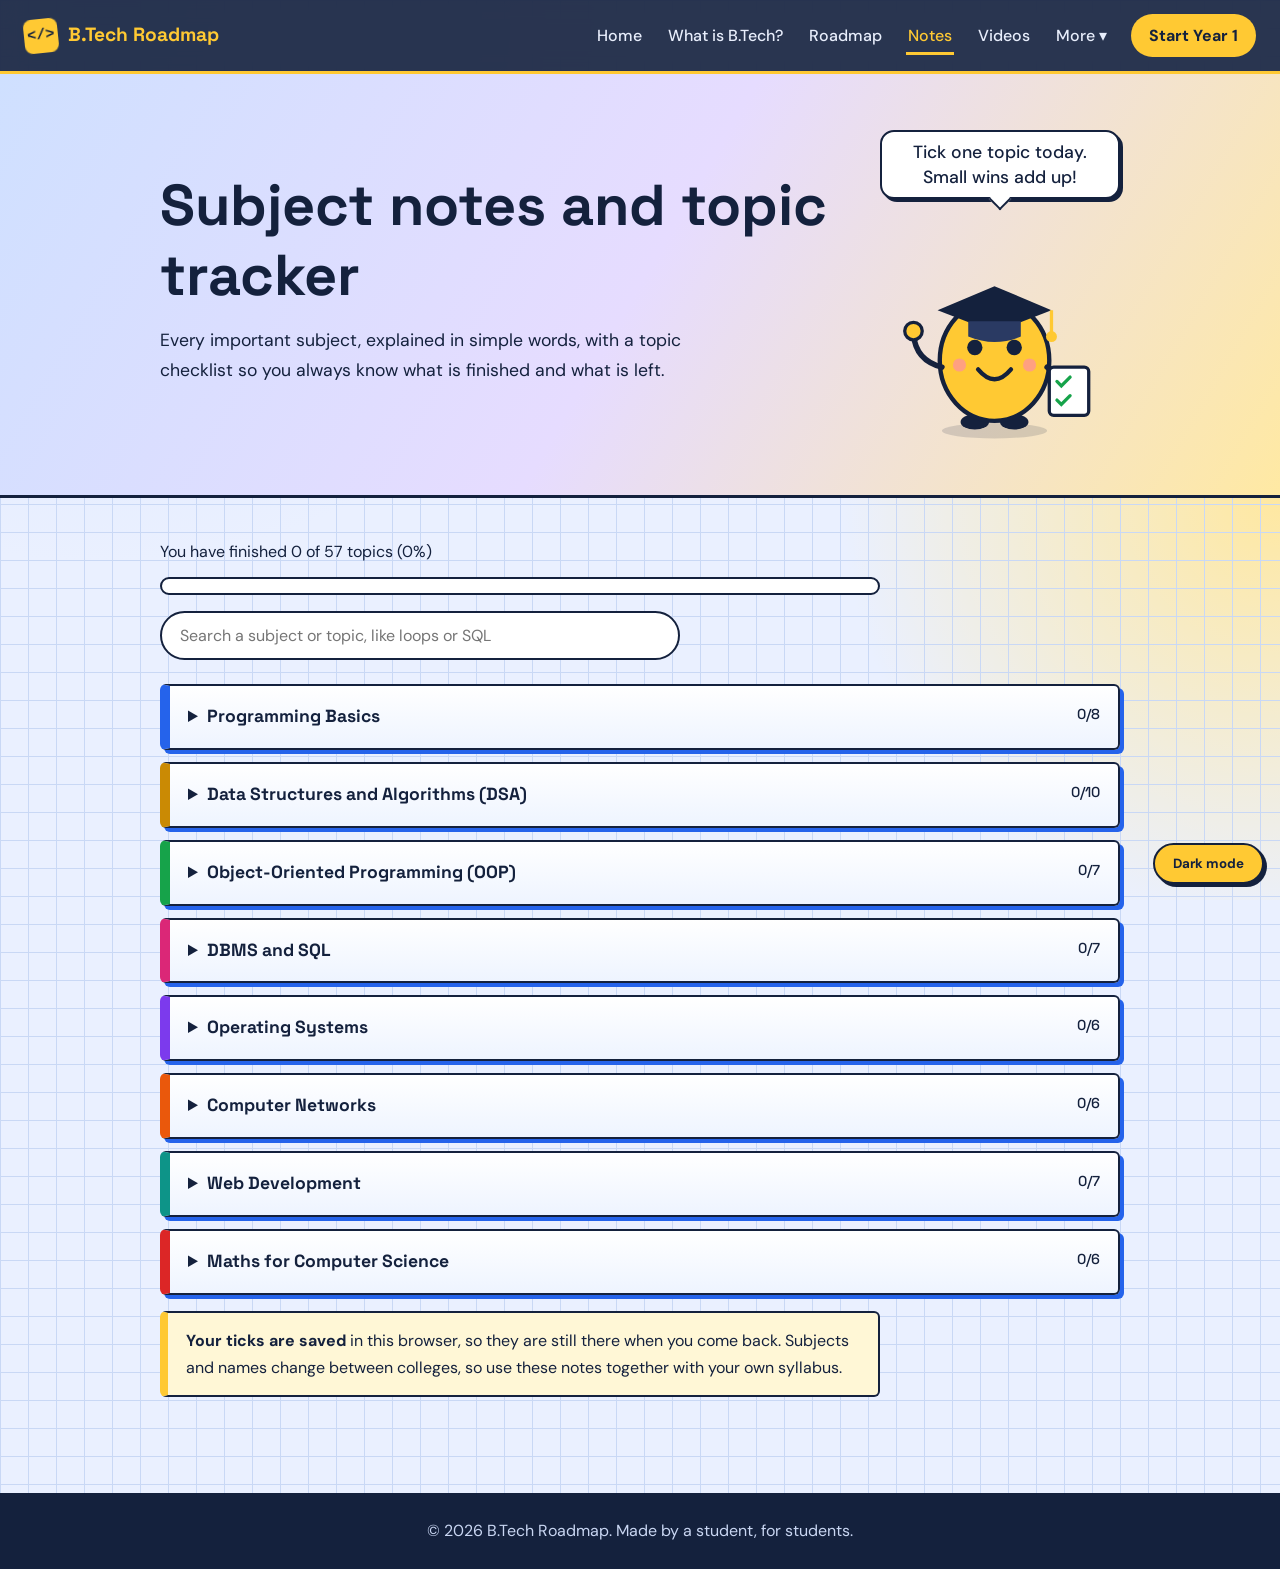
<file: notes.html>
<!DOCTYPE html>
<html lang="en">
<head>
  <meta charset="UTF-8">
  <meta name="viewport" content="width=device-width, initial-scale=1">
  <!-- Google tag (gtag.js) -->
  <script async src="https://www.googletagmanager.com/gtag/js?id=G-KWVJYNJNKN"></script>
  <script>
    window.dataLayer = window.dataLayer || [];
    function gtag(){dataLayer.push(arguments);}
    gtag('js', new Date());

    gtag('config', 'G-KWVJYNJNKN');
  </script>
  <title>Notes - B.Tech Roadmap</title>
  <meta name="description" content="Simple subject notes and a topic tracker for B.Tech CSE: programming, DSA, OOP, DBMS, OS, networks, web development and maths.">
  <meta name="theme-color" content="#14213d">
  <link rel="icon" type="image/svg+xml" href="favicon.svg">
  <link href="https://fonts.googleapis.com/css2?family=DM+Sans:wght@400;500;700&family=Space+Grotesk:wght@500;700&display=swap" rel="stylesheet">
  <link rel="stylesheet" href="style.css">
</head>
<body>

  <nav>
    <a class="brand" href="index.html"><span class="logo">&lt;/&gt;</span>B.Tech Roadmap</a>
    <button class="menu-toggle" aria-label="Open menu" aria-expanded="false">&#9776;</button>
    <div class="menu">
      <a href="index.html">Home</a>
      <a href="what-is-btech.html">What is B.Tech?</a>
      <a href="roadmap.html">Roadmap</a>
      <a href="notes.html">Notes</a>
      <a href="videos.html">Videos</a>
      <div class="dropdown">
        <button class="drop-btn" aria-expanded="false">More</button>
        <div class="drop-menu">
          <a href="projects.html">Projects</a>
          <a href="internships.html">Internships</a>
          <a href="tools.html">Tools</a>
          <a href="interview.html">Interview Prep</a>
          <a href="about.html">About</a>
        </div>
      </div>
      <a class="nav-cta" href="roadmap.html#year1">Start Year 1</a>
    </div>
  </nav>

  <header class="hero" data-prop="notebook" data-message="Tick one topic today. Small wins add up!">
    <h1>Subject notes and topic tracker</h1>
    <p>Every important subject, explained in simple words, with a topic checklist so you always know what is finished and what is left.</p>
  </header>

  <section class="container">
    <div class="progress-box">
      <p id="progress-text">Loading your progress...</p>
      <div class="progress"><div id="progress-fill"></div></div>
    </div>

    <div class="tools">
      <input class="search" id="search" type="search" placeholder="Search a subject or topic, like loops or SQL" aria-label="Search subjects">
    </div>

    <div id="notes-list"></div>
    <noscript><p>Please turn on JavaScript to see the notes.</p></noscript>

    <div class="tip">
      <p><b>Your ticks are saved</b> in this browser, so they are still there when you come back. Subjects and names change between colleges, so use these notes together with your own syllabus.</p>
    </div>
  </section>

  <footer>
    <p>&copy; 2026 B.Tech Roadmap. Made by a student, for students.</p>
  </footer>

  <script src="script.js"></script>
  <script src="library.js"></script>
</body>
</html>
</file>
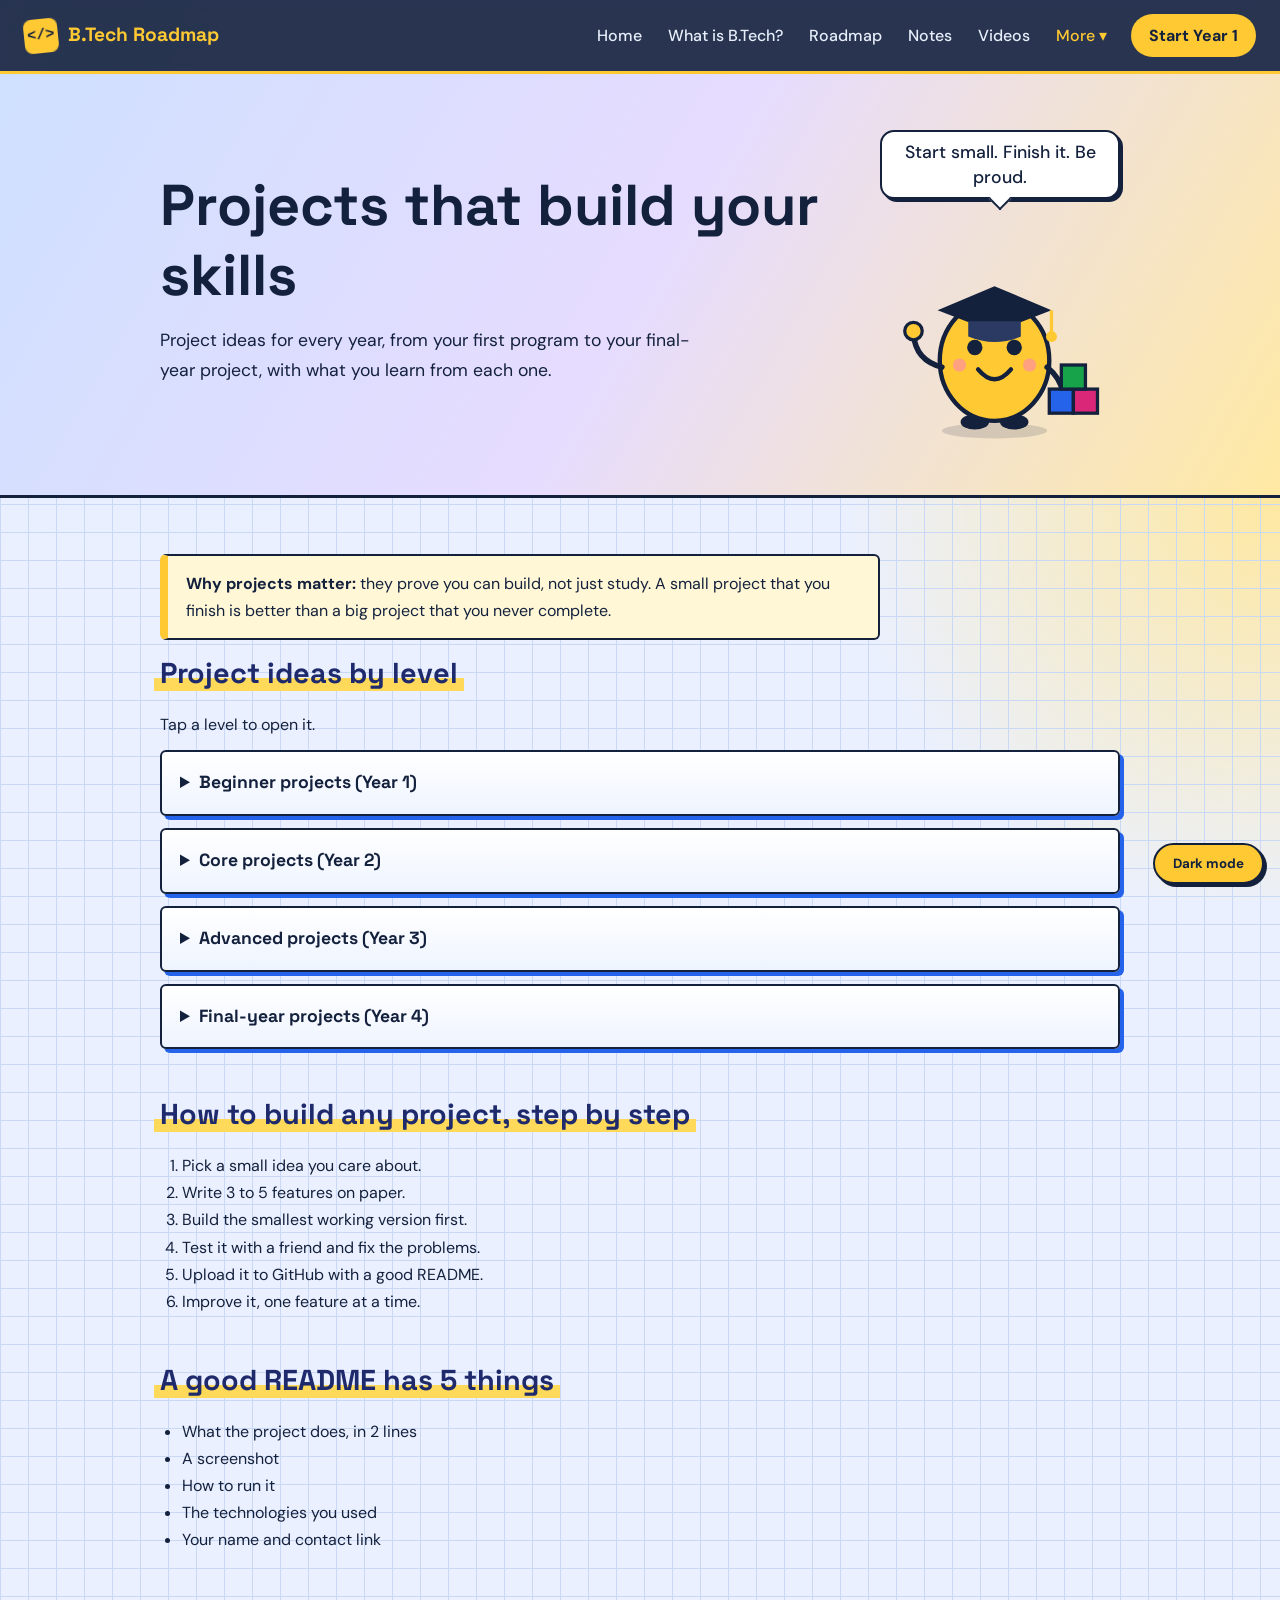
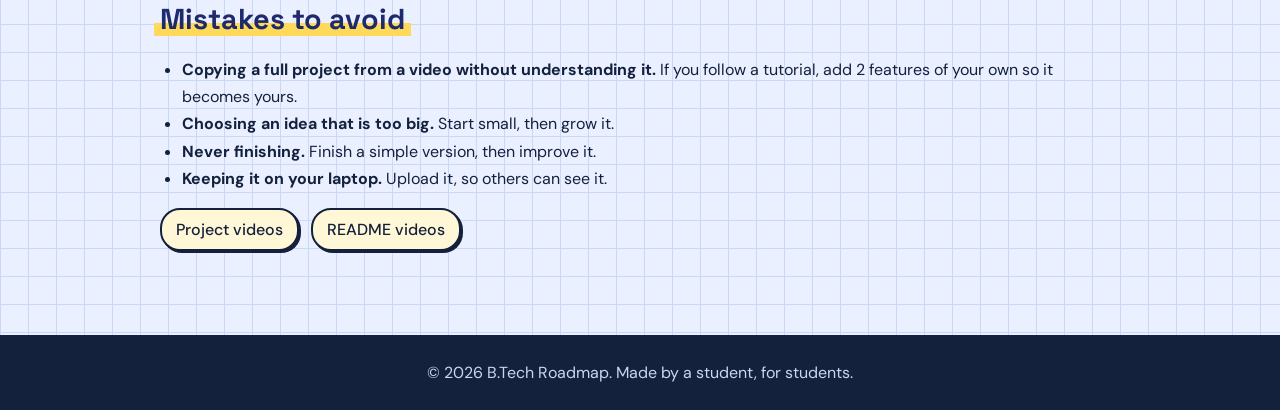
<file: projects.html>
<!DOCTYPE html>
<html lang="en">
<head>
  <meta charset="UTF-8">
  <meta name="viewport" content="width=device-width, initial-scale=1">
  <!-- Google tag (gtag.js) -->
  <script async src="https://www.googletagmanager.com/gtag/js?id=G-KWVJYNJNKN"></script>
  <script>
    window.dataLayer = window.dataLayer || [];
    function gtag(){dataLayer.push(arguments);}
    gtag('js', new Date());

    gtag('config', 'G-KWVJYNJNKN');
  </script>
  <title>Projects - B.Tech Roadmap</title>
  <meta name="description" content="Project ideas for every B.Tech year, from beginner to final-year, with what you learn and how to build and share them.">
  <meta name="theme-color" content="#14213d">
  <link rel="icon" type="image/svg+xml" href="favicon.svg">
  <link href="https://fonts.googleapis.com/css2?family=DM+Sans:wght@400;500;700&family=Space+Grotesk:wght@500;700&display=swap" rel="stylesheet">
  <link rel="stylesheet" href="style.css">
</head>
<body>

  <nav>
    <a class="brand" href="index.html"><span class="logo">&lt;/&gt;</span>B.Tech Roadmap</a>
    <button class="menu-toggle" aria-label="Open menu" aria-expanded="false">&#9776;</button>
    <div class="menu">
      <a href="index.html">Home</a>
      <a href="what-is-btech.html">What is B.Tech?</a>
      <a href="roadmap.html">Roadmap</a>
      <a href="notes.html">Notes</a>
      <a href="videos.html">Videos</a>
      <div class="dropdown">
        <button class="drop-btn" aria-expanded="false">More</button>
        <div class="drop-menu">
          <a href="projects.html">Projects</a>
          <a href="internships.html">Internships</a>
          <a href="tools.html">Tools</a>
          <a href="interview.html">Interview Prep</a>
          <a href="about.html">About</a>
        </div>
      </div>
      <a class="nav-cta" href="roadmap.html#year1">Start Year 1</a>
    </div>
  </nav>

  <header class="hero" data-prop="blocks" data-message="Start small. Finish it. Be proud.">
    <h1>Projects that build your skills</h1>
    <p>Project ideas for every year, from your first program to your final-year project, with what you learn from each one.</p>
  </header>

  <section class="container">
    <div class="tip">
      <p><b>Why projects matter:</b> they prove you can build, not just study. A small project that you finish is better than a big project that you never complete.</p>
    </div>

    <h2>Project ideas by level</h2>
    <p>Tap a level to open it.</p>

    <details>
      <summary>Beginner projects (Year 1)</summary>
      <div class="inside">
        <ul>
          <li><b>Calculator:</b> add, subtract, multiply and divide numbers given by the user. <i>You learn:</i> input and output, operators, if-else.</li>
          <li><b>Number guessing game:</b> the computer picks a number and you try to guess it. <i>You learn:</i> loops and random numbers.</li>
          <li><b>To-do list:</b> add tasks and show them on screen. <i>You learn:</i> arrays or lists, functions.</li>
          <li><b>Personal web page:</b> a page about you, your skills and contact details. <i>You learn:</i> HTML and CSS.</li>
        </ul>
      </div>
    </details>

    <details>
      <summary>Core projects (Year 2)</summary>
      <div class="inside">
        <ul>
          <li><b>Tic tac toe:</b> two players, with a check for the winner. <i>You learn:</i> 2D arrays, functions, game logic.</li>
          <li><b>Quiz website:</b> questions, answers and a final score. <i>You learn:</i> JavaScript and handling clicks.</li>
          <li><b>Student management app:</b> add, search and delete student records. <i>You learn:</i> OOP, files or SQL, and the basic add, read, update, delete pattern.</li>
          <li><b>Portfolio website, live online:</b> your projects on one page, published for free. <i>You learn:</i> Git, GitHub and publishing a site.</li>
        </ul>
      </div>
    </details>

    <details>
      <summary>Advanced projects (Year 3)</summary>
      <div class="inside">
        <ul>
          <li><b>Website with login:</b> sign up, log in, and save each person's data. <i>You learn:</i> frontend, backend, databases and basic security.</li>
          <li><b>A tool for your college:</b> for example a notes sharing site, a timetable viewer or an event board. <i>You learn:</i> understanding real users and planning features.</li>
          <li><b>Data or AI mini project:</b> use a public dataset to predict or sort something. <i>You learn:</i> Python, data cleaning and basic machine learning.</li>
          <li><b>Open source fix:</b> fix a small bug or improve the documentation of a public project. <i>You learn:</i> reading other people's code and sending a pull request.</li>
        </ul>
      </div>
    </details>

    <details>
      <summary>Final-year projects (Year 4)</summary>
      <div class="inside">
        <ul>
          <li><b>Final-year project:</b> choose a real problem and build a complete solution. <i>You learn:</i> planning, teamwork and testing.</li>
          <li><b>Project with real users:</b> ask 10 people to try it and write down their feedback. <i>You learn:</i> improving a product from feedback.</li>
          <li><b>Live project with a demo video:</b> publish it online and record a 2-minute video. <i>You learn:</i> publishing and explaining your work, which interviewers love.</li>
        </ul>
      </div>
    </details>

    <h2 style="margin-top: 36px;">How to build any project, step by step</h2>
    <ol style="margin: 0 0 12px 22px;">
      <li>Pick a small idea you care about.</li>
      <li>Write 3 to 5 features on paper.</li>
      <li>Build the smallest working version first.</li>
      <li>Test it with a friend and fix the problems.</li>
      <li>Upload it to GitHub with a good README.</li>
      <li>Improve it, one feature at a time.</li>
    </ol>

    <h2 style="margin-top: 36px;">A good README has 5 things</h2>
    <ul>
      <li>What the project does, in 2 lines</li>
      <li>A screenshot</li>
      <li>How to run it</li>
      <li>The technologies you used</li>
      <li>Your name and contact link</li>
    </ul>

    <h2 style="margin-top: 36px;">Mistakes to avoid</h2>
    <ul>
      <li><b>Copying a full project from a video without understanding it.</b> If you follow a tutorial, add 2 features of your own so it becomes yours.</li>
      <li><b>Choosing an idea that is too big.</b> Start small, then grow it.</li>
      <li><b>Never finishing.</b> Finish a simple version, then improve it.</li>
      <li><b>Keeping it on your laptop.</b> Upload it, so others can see it.</li>
    </ul>

    <a class="watch" href="https://www.youtube.com/results?search_query=beginner+coding+projects+for+college+students" target="_blank" rel="noopener">Project videos</a>
    <a class="watch" href="https://www.youtube.com/results?search_query=how+to+write+a+good+github+readme" target="_blank" rel="noopener">README videos</a>
  </section>

  <footer>
    <p>&copy; 2026 B.Tech Roadmap. Made by a student, for students.</p>
  </footer>

  <script src="script.js"></script>
</body>
</html>
</file>
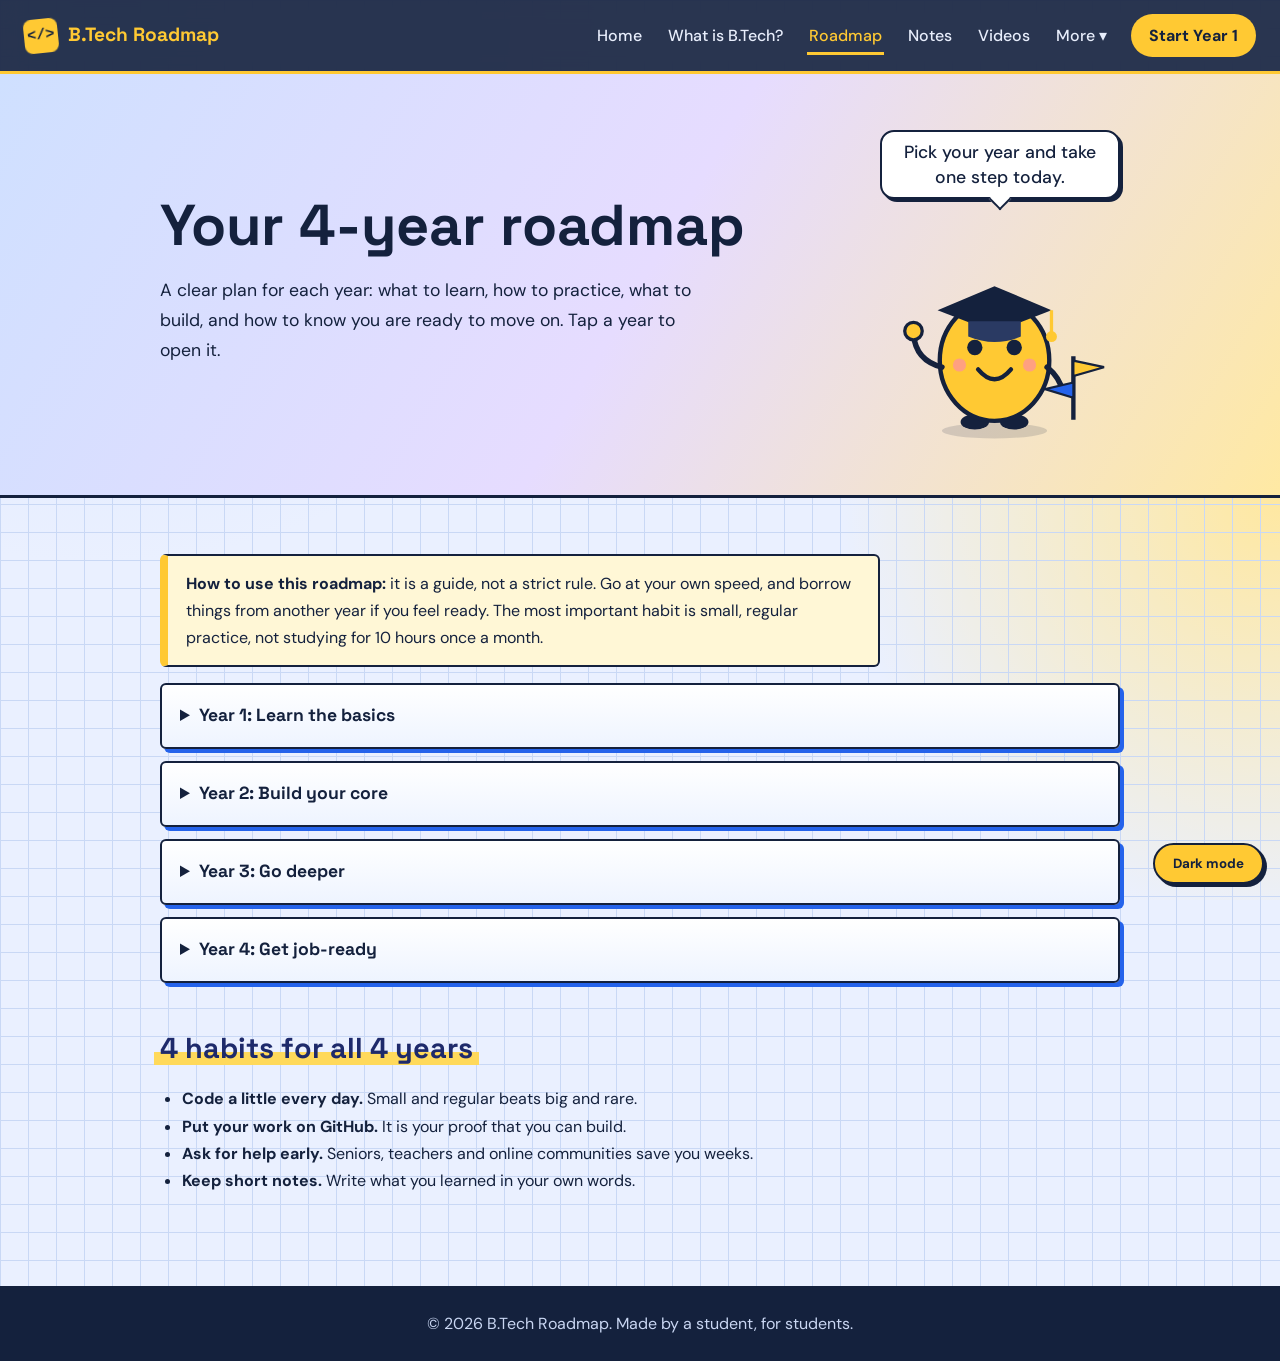
<file: roadmap.html>
<!DOCTYPE html>
<html lang="en">
<head>
  <meta charset="UTF-8">
  <meta name="viewport" content="width=device-width, initial-scale=1">
  <!-- Google tag (gtag.js) -->
  <script async src="https://www.googletagmanager.com/gtag/js?id=G-KWVJYNJNKN"></script>
  <script>
    window.dataLayer = window.dataLayer || [];
    function gtag(){dataLayer.push(arguments);}
    gtag('js', new Date());

    gtag('config', 'G-KWVJYNJNKN');
  </script>
  <title>Roadmap - B.Tech Roadmap</title>
  <meta name="description" content="A clear 4-year B.Tech roadmap: what to learn, what to build, and how to prepare for internships and placements, year by year.">
  <meta name="theme-color" content="#14213d">
  <link rel="icon" type="image/svg+xml" href="favicon.svg">
  <link href="https://fonts.googleapis.com/css2?family=DM+Sans:wght@400;500;700&family=Space+Grotesk:wght@500;700&display=swap" rel="stylesheet">
  <link rel="stylesheet" href="style.css">
</head>
<body>

  <nav>
    <a class="brand" href="index.html"><span class="logo">&lt;/&gt;</span>B.Tech Roadmap</a>
    <button class="menu-toggle" aria-label="Open menu" aria-expanded="false">&#9776;</button>
    <div class="menu">
      <a href="index.html">Home</a>
      <a href="what-is-btech.html">What is B.Tech?</a>
      <a href="roadmap.html">Roadmap</a>
      <a href="notes.html">Notes</a>
      <a href="videos.html">Videos</a>
      <div class="dropdown">
        <button class="drop-btn" aria-expanded="false">More</button>
        <div class="drop-menu">
          <a href="projects.html">Projects</a>
          <a href="internships.html">Internships</a>
          <a href="tools.html">Tools</a>
          <a href="interview.html">Interview Prep</a>
          <a href="about.html">About</a>
        </div>
      </div>
      <a class="nav-cta" href="roadmap.html#year1">Start Year 1</a>
    </div>
  </nav>

  <header class="hero" data-prop="signpost" data-message="Pick your year and take one step today.">
    <h1>Your 4-year roadmap</h1>
    <p>A clear plan for each year: what to learn, how to practice, what to build, and how to know you are ready to move on. Tap a year to open it.</p>
  </header>

  <section class="container">
    <div class="tip">
      <p><b>How to use this roadmap:</b> it is a guide, not a strict rule. Go at your own speed, and borrow things from another year if you feel ready. The most important habit is small, regular practice, not studying for 10 hours once a month.</p>
    </div>

    <!-- YEAR 1 -->
    <details id="year1">
      <summary>Year 1: Learn the basics</summary>
      <div class="inside">
        <ul>
          <li><b>Goal:</b> build a strong base and the habit of coding every day.</li>
          <li><b>Semester 1:</b> pick one language (C, C++ or Python, usually the one your college teaches). Learn input and output, variables, if-else and loops.</li>
          <li><b>Semester 2:</b> learn functions, arrays and strings, and solve small problems. Start HTML and CSS.</li>
          <li><b>Why these:</b> loops and conditions are the base of every program. HTML and CSS let you see your work on screen, so learning feels fun.</li>
          <li><b>Weekly routine:</b> 1 hour of coding on 5 days, one day for a small project, one day to rest.</li>
          <li><b>Projects, easy to harder:</b> calculator, number guessing game, to-do list, personal page.</li>
          <li><b>Internship:</b> not needed yet. Join a coding club, or attend a hackathon to watch and learn.</li>
          <li><b>You are ready for Year 2 if you can:</b> write a program with loops and functions without copying, solve easy problems alone, and make a simple web page.</li>
          <li><b>Common mistake:</b> jumping between many languages and tutorials. Finish one course first.</li>
        </ul>
        <a class="watch" href="https://www.youtube.com/watch?v=eWRfhZUzrAc" target="_blank" rel="noopener">Python course</a>
        <a class="watch" href="https://www.youtube.com/watch?v=8jLOx1hD3_o" target="_blank" rel="noopener">C++ course</a>
        <a class="watch" href="https://www.youtube.com/results?search_query=html+css+full+course+for+beginners" target="_blank" rel="noopener">HTML and CSS videos</a>
      </div>
    </details>

    <!-- YEAR 2 -->
    <details id="year2">
      <summary>Year 2: Build your core</summary>
      <div class="inside">
        <ul>
          <li><b>Goal:</b> get strong at problem solving and build your first real projects.</li>
          <li><b>Semester 3:</b> DSA basics: arrays, strings, recursion, linked lists, stacks and queues. Learn OOP in your language.</li>
          <li><b>Semester 4:</b> trees, sorting and searching, SQL basics, JavaScript, and Git with GitHub.</li>
          <li><b>Why these:</b> companies test DSA to see how you think. Git is how teams share and save code.</li>
          <li><b>Weekly routine:</b> 3 to 4 DSA problems, one project session, and one day to revise your notes.</li>
          <li><b>Projects, easy to harder:</b> tic tac toe, quiz website, student management app with a database, and a portfolio site live on GitHub Pages.</li>
          <li><b>Internship:</b> you can start now. A short first internship in DSA, web development or Python is a good start. Check that the company is real, and be careful with ones that ask for money.</li>
          <li><b>You are ready for Year 3 if you:</b> solve easy problems and some medium ones, use Git basics, and have 2 projects on GitHub.</li>
          <li><b>Common mistake:</b> watching videos without practicing. Always code along.</li>
        </ul>
        <a class="watch" href="https://www.youtube.com/watch?v=zg9ih6SVACc" target="_blank" rel="noopener">DSA overview (3 hours)</a>
        <a class="watch" href="https://www.youtube.com/watch?v=pkYVOmU3MgA" target="_blank" rel="noopener">DSA in Python (13 hours)</a>
        <a class="watch" href="https://www.youtube.com/results?search_query=git+and+github+for+beginners" target="_blank" rel="noopener">Git and GitHub videos</a>
      </div>
    </details>

    <!-- YEAR 3 -->
    <details id="year3">
      <summary>Year 3: Go deeper</summary>
      <div class="inside">
        <ul>
          <li><b>Goal:</b> choose a path and prove your skills with projects and an internship.</li>
          <li><b>Semester 5:</b> choose your path. Keep practicing DSA with medium problems, and study OS, DBMS and networks with your college subjects.</li>
          <li><b>Semester 6:</b> build one big project in your path, prepare your resume, and apply for a summer internship.</li>
          <li><b>Paths to choose from:</b> web development (React, Node, databases), app development, AI and ML (Python and maths), cybersecurity, or cloud basics.</li>
          <li><b>Weekly routine:</b> 4 to 5 DSA problems, and 6 to 8 hours on your chosen path.</li>
          <li><b>Projects:</b> a full website with login and a database, a project that solves a real problem for your college, and a small fix on an open source project.</li>
          <li><b>Internship:</b> aim for 2 to 3 months in the summer. Get a one-page resume, GitHub and LinkedIn ready first, and apply early.</li>
          <li><b>You are ready for Year 4 if you have:</b> one deep project online, one internship or a strong project, and a finished resume.</li>
          <li><b>Common mistake:</b> learning a little of everything. Go deep in one path.</li>
        </ul>
        <a class="watch" href="https://www.youtube.com/watch?v=Z_c4byLrNBU" target="_blank" rel="noopener">DSA patterns for interviews (1 hour)</a>
        <a class="watch" href="https://www.youtube.com/results?search_query=how+to+make+a+resume+for+freshers+software" target="_blank" rel="noopener">Resume videos</a>
      </div>
    </details>

    <!-- YEAR 4 -->
    <details id="year4">
      <summary>Year 4: Get job-ready</summary>
      <div class="inside">
        <ul>
          <li><b>Goal:</b> be ready for placements or your next step.</li>
          <li><b>Semester 7:</b> revise DSA, OS, DBMS, networks and OOP. Practice aptitude and reasoning, and start mock interviews.</li>
          <li><b>Semester 8:</b> finish your final-year project, do an internship if you can, and keep applying.</li>
          <li><b>Weekly routine:</b> one mock interview, DSA practice on most days, and aptitude practice on 3 days.</li>
          <li><b>Projects:</b> a final-year project with a clear README, a live link and a short demo video.</li>
          <li><b>Next steps:</b> placements, GATE or higher studies, a startup, or government exams. Keep one backup option.</li>
          <li><b>You are ready if you can:</b> explain each project in 2 minutes, solve medium problems in time, and show a strong resume.</li>
          <li><b>Common mistake:</b> starting preparation only when placements begin. Start in Year 3.</li>
        </ul>
        <a class="watch" href="https://www.youtube.com/watch?v=Z_c4byLrNBU" target="_blank" rel="noopener">DSA patterns for interviews</a>
        <a class="watch" href="https://www.youtube.com/results?search_query=mock+interview+software+engineer+fresher" target="_blank" rel="noopener">Mock interview videos</a>
      </div>
    </details>

    <h2 style="margin-top: 36px;">4 habits for all 4 years</h2>
    <ul>
      <li><b>Code a little every day.</b> Small and regular beats big and rare.</li>
      <li><b>Put your work on GitHub.</b> It is your proof that you can build.</li>
      <li><b>Ask for help early.</b> Seniors, teachers and online communities save you weeks.</li>
      <li><b>Keep short notes.</b> Write what you learned in your own words.</li>
    </ul>
  </section>

  <footer>
    <p>&copy; 2026 B.Tech Roadmap. Made by a student, for students.</p>
  </footer>

  <script>
    // If the link ends with #year2, open that box automatically
    var box = document.querySelector(location.hash || "#none");
    if (box) { box.open = true; }
  </script>
  <script src="script.js"></script>
</body>
</html>
</file>
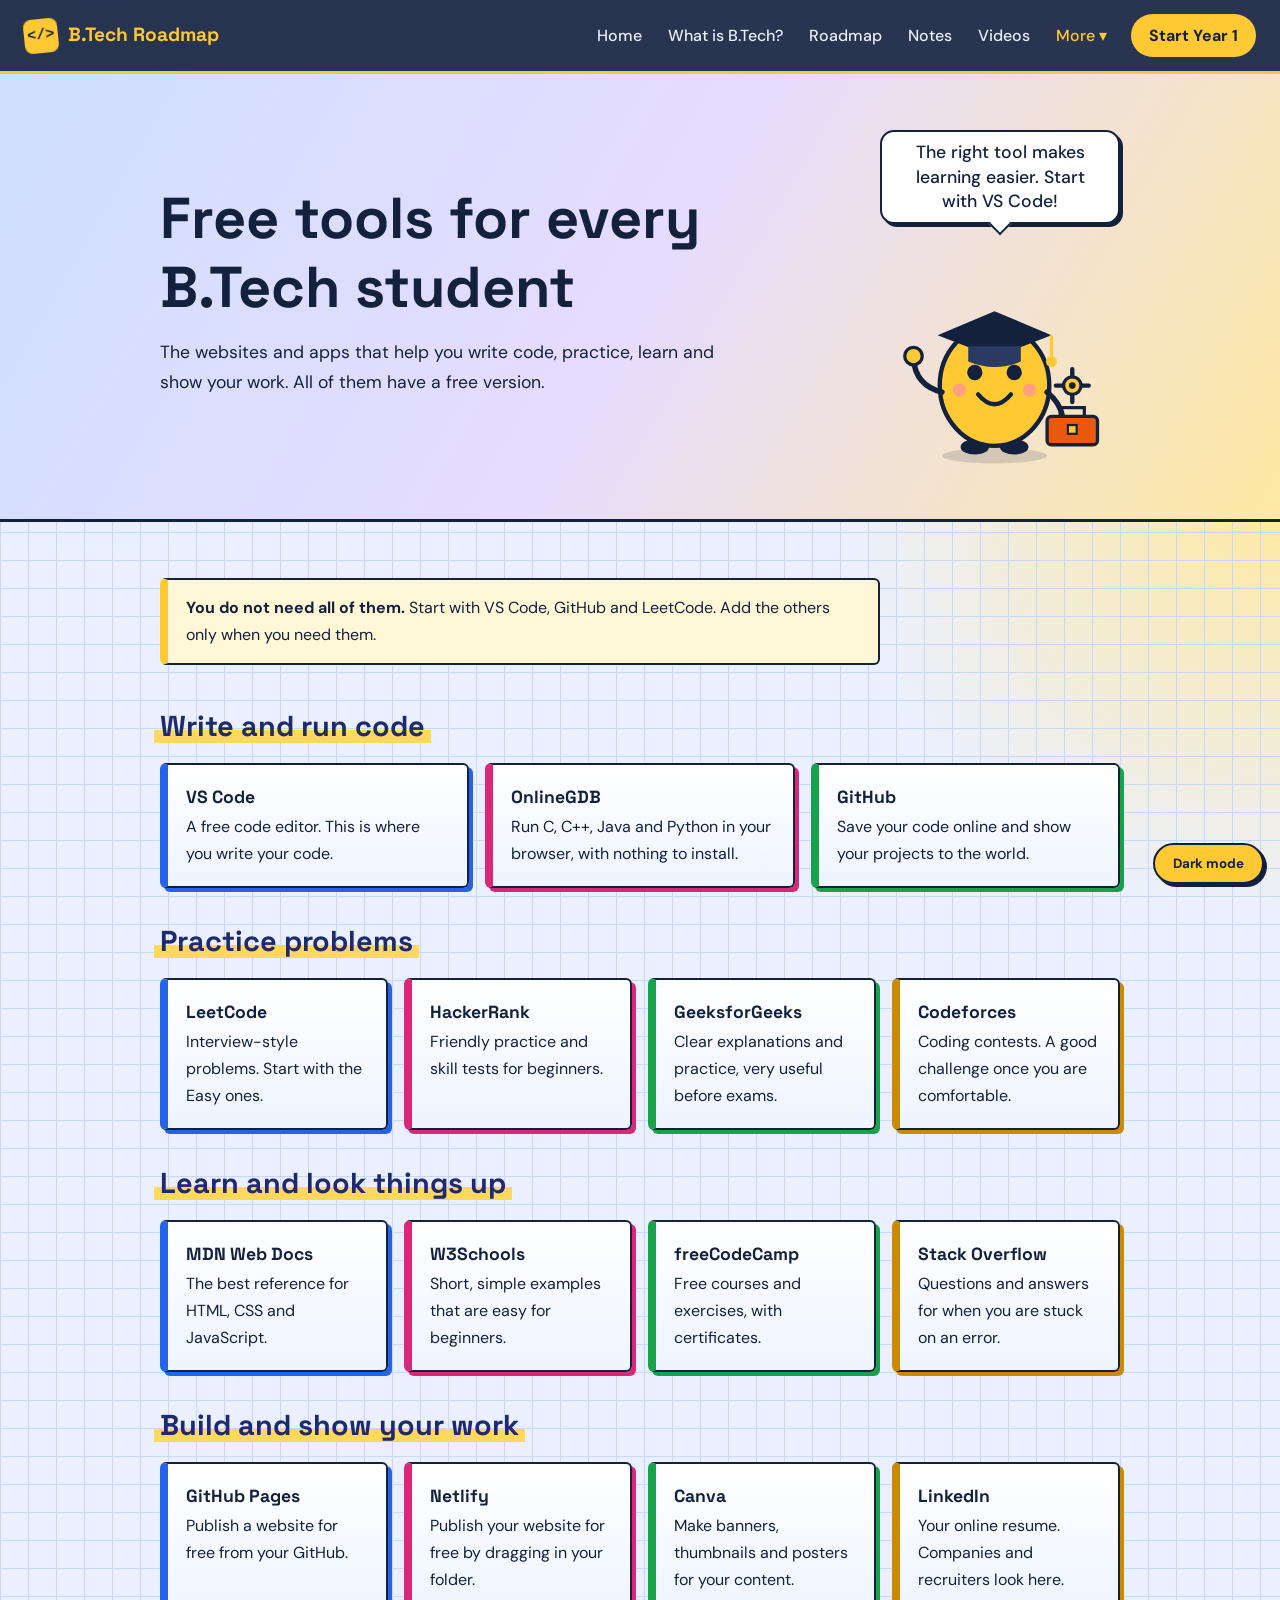
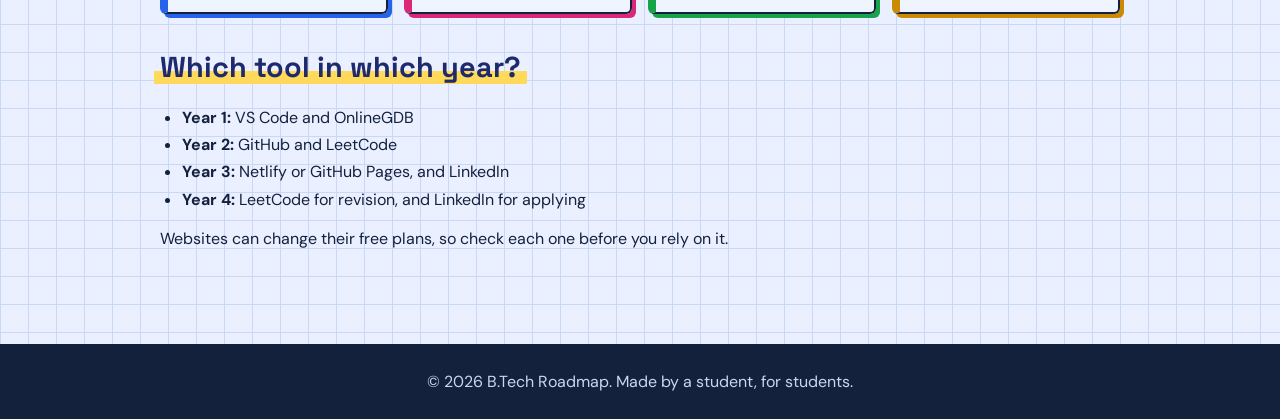
<file: tools.html>
<!DOCTYPE html>
<html lang="en">
<head>
  <meta charset="UTF-8">
  <meta name="viewport" content="width=device-width, initial-scale=1">
  <!-- Google tag (gtag.js) -->
  <script async src="https://www.googletagmanager.com/gtag/js?id=G-KWVJYNJNKN"></script>
  <script>
    window.dataLayer = window.dataLayer || [];
    function gtag(){dataLayer.push(arguments);}
    gtag('js', new Date());

    gtag('config', 'G-KWVJYNJNKN');
  </script>
  <title>Tools - B.Tech Roadmap</title>
  <meta name="description" content="Free tools every B.Tech student needs to write code, practice, learn and show their work.">
  <meta name="theme-color" content="#14213d">
  <link rel="icon" type="image/svg+xml" href="favicon.svg">
  <link href="https://fonts.googleapis.com/css2?family=DM+Sans:wght@400;500;700&family=Space+Grotesk:wght@500;700&display=swap" rel="stylesheet">
  <link rel="stylesheet" href="style.css">
</head>
<body>

  <nav>
    <a class="brand" href="index.html"><span class="logo">&lt;/&gt;</span>B.Tech Roadmap</a>
    <button class="menu-toggle" aria-label="Open menu" aria-expanded="false">&#9776;</button>
    <div class="menu">
      <a href="index.html">Home</a>
      <a href="what-is-btech.html">What is B.Tech?</a>
      <a href="roadmap.html">Roadmap</a>
      <a href="notes.html">Notes</a>
      <a href="videos.html">Videos</a>
      <div class="dropdown">
        <button class="drop-btn" aria-expanded="false">More</button>
        <div class="drop-menu">
          <a href="projects.html">Projects</a>
          <a href="internships.html">Internships</a>
          <a href="tools.html">Tools</a>
          <a href="interview.html">Interview Prep</a>
          <a href="about.html">About</a>
        </div>
      </div>
      <a class="nav-cta" href="roadmap.html#year1">Start Year 1</a>
    </div>
  </nav>

  <header class="hero" data-prop="toolbox" data-message="The right tool makes learning easier. Start with VS Code!">
    <h1>Free tools for every B.Tech student</h1>
    <p>The websites and apps that help you write code, practice, learn and show your work. All of them have a free version.</p>
  </header>

  <section class="container">
    <div class="tip">
      <p><b>You do not need all of them.</b> Start with VS Code, GitHub and LeetCode. Add the others only when you need them.</p>
    </div>

    <h2 style="margin-top: 28px;">Write and run code</h2>
    <div class="links">
      <a class="reveal" href="https://code.visualstudio.com" target="_blank" rel="noopener"><strong>VS Code</strong>A free code editor. This is where you write your code.</a>
      <a class="reveal" href="https://www.onlinegdb.com" target="_blank" rel="noopener"><strong>OnlineGDB</strong>Run C, C++, Java and Python in your browser, with nothing to install.</a>
      <a class="reveal" href="https://github.com" target="_blank" rel="noopener"><strong>GitHub</strong>Save your code online and show your projects to the world.</a>
    </div>

    <h2 style="margin-top: 36px;">Practice problems</h2>
    <div class="links">
      <a class="reveal" href="https://leetcode.com" target="_blank" rel="noopener"><strong>LeetCode</strong>Interview-style problems. Start with the Easy ones.</a>
      <a class="reveal" href="https://www.hackerrank.com" target="_blank" rel="noopener"><strong>HackerRank</strong>Friendly practice and skill tests for beginners.</a>
      <a class="reveal" href="https://www.geeksforgeeks.org" target="_blank" rel="noopener"><strong>GeeksforGeeks</strong>Clear explanations and practice, very useful before exams.</a>
      <a class="reveal" href="https://codeforces.com" target="_blank" rel="noopener"><strong>Codeforces</strong>Coding contests. A good challenge once you are comfortable.</a>
    </div>

    <h2 style="margin-top: 36px;">Learn and look things up</h2>
    <div class="links">
      <a class="reveal" href="https://developer.mozilla.org" target="_blank" rel="noopener"><strong>MDN Web Docs</strong>The best reference for HTML, CSS and JavaScript.</a>
      <a class="reveal" href="https://www.w3schools.com" target="_blank" rel="noopener"><strong>W3Schools</strong>Short, simple examples that are easy for beginners.</a>
      <a class="reveal" href="https://www.freecodecamp.org" target="_blank" rel="noopener"><strong>freeCodeCamp</strong>Free courses and exercises, with certificates.</a>
      <a class="reveal" href="https://stackoverflow.com" target="_blank" rel="noopener"><strong>Stack Overflow</strong>Questions and answers for when you are stuck on an error.</a>
    </div>

    <h2 style="margin-top: 36px;">Build and show your work</h2>
    <div class="links">
      <a class="reveal" href="https://pages.github.com" target="_blank" rel="noopener"><strong>GitHub Pages</strong>Publish a website for free from your GitHub.</a>
      <a class="reveal" href="https://www.netlify.com" target="_blank" rel="noopener"><strong>Netlify</strong>Publish your website for free by dragging in your folder.</a>
      <a class="reveal" href="https://www.canva.com" target="_blank" rel="noopener"><strong>Canva</strong>Make banners, thumbnails and posters for your content.</a>
      <a class="reveal" href="https://www.linkedin.com" target="_blank" rel="noopener"><strong>LinkedIn</strong>Your online resume. Companies and recruiters look here.</a>
    </div>

    <h2 style="margin-top: 36px;">Which tool in which year?</h2>
    <ul>
      <li><b>Year 1:</b> VS Code and OnlineGDB</li>
      <li><b>Year 2:</b> GitHub and LeetCode</li>
      <li><b>Year 3:</b> Netlify or GitHub Pages, and LinkedIn</li>
      <li><b>Year 4:</b> LeetCode for revision, and LinkedIn for applying</li>
    </ul>
    <p>Websites can change their free plans, so check each one before you rely on it.</p>
  </section>

  <footer>
    <p>&copy; 2026 B.Tech Roadmap. Made by a student, for students.</p>
  </footer>

  <script src="script.js"></script>
</body>
</html>
</file>
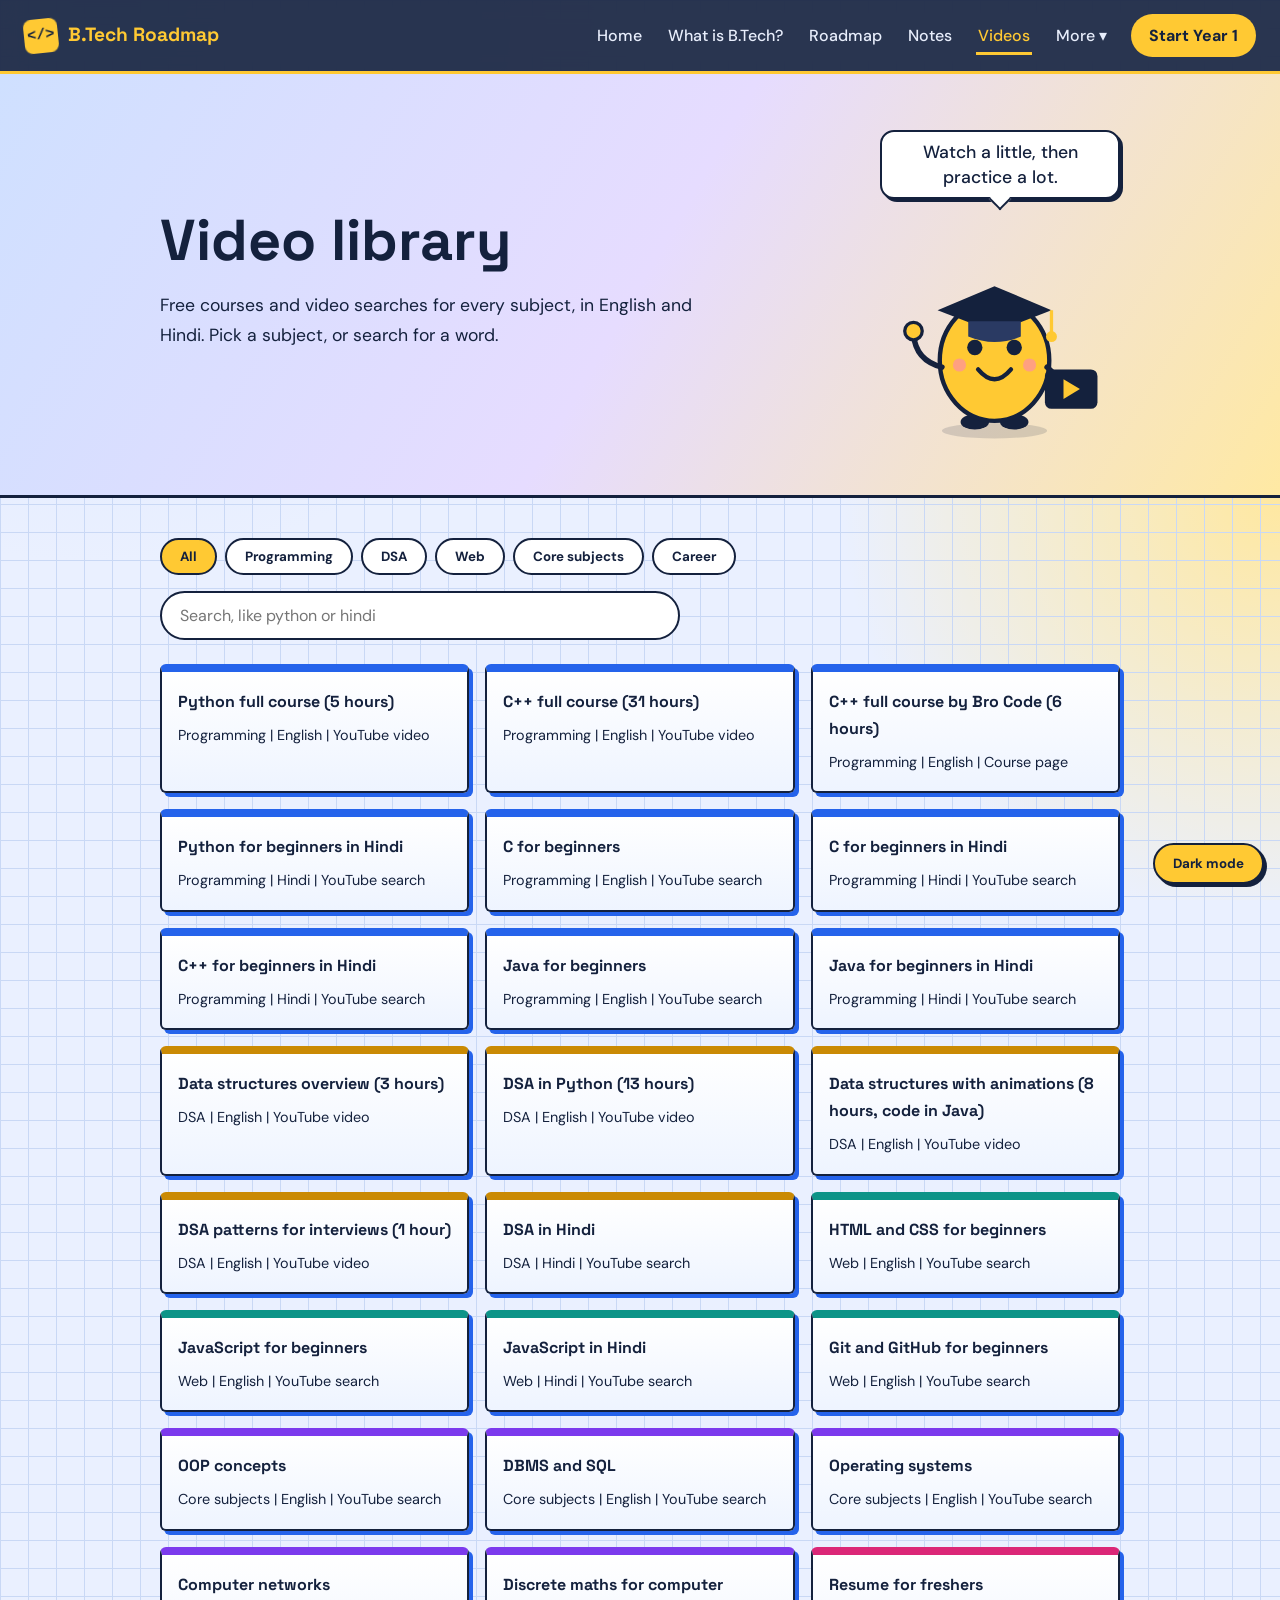
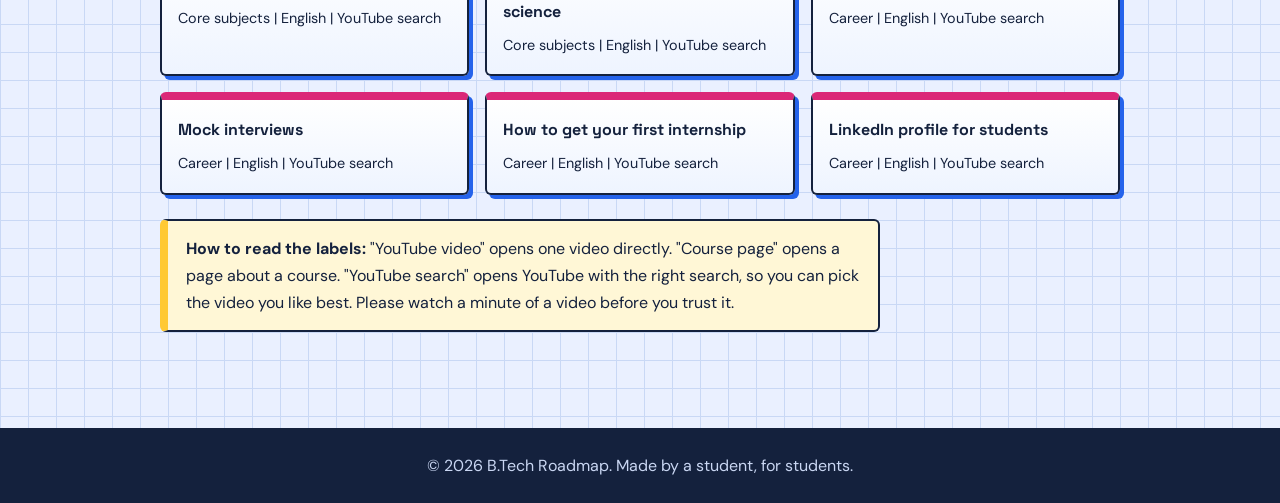
<file: videos.html>
<!DOCTYPE html>
<html lang="en">
<head>
  <meta charset="UTF-8">
  <meta name="viewport" content="width=device-width, initial-scale=1">
  <!-- Google tag (gtag.js) -->
  <script async src="https://www.googletagmanager.com/gtag/js?id=G-KWVJYNJNKN"></script>
  <script>
    window.dataLayer = window.dataLayer || [];
    function gtag(){dataLayer.push(arguments);}
    gtag('js', new Date());

    gtag('config', 'G-KWVJYNJNKN');
  </script>
  <title>Videos - B.Tech Roadmap</title>
  <meta name="description" content="A free video library for B.Tech students: C, C++, Python, Java, DSA, web development and career videos in English and Hindi.">
  <meta name="theme-color" content="#14213d">
  <link rel="icon" type="image/svg+xml" href="favicon.svg">
  <link href="https://fonts.googleapis.com/css2?family=DM+Sans:wght@400;500;700&family=Space+Grotesk:wght@500;700&display=swap" rel="stylesheet">
  <link rel="stylesheet" href="style.css">
</head>
<body>

  <nav>
    <a class="brand" href="index.html"><span class="logo">&lt;/&gt;</span>B.Tech Roadmap</a>
    <button class="menu-toggle" aria-label="Open menu" aria-expanded="false">&#9776;</button>
    <div class="menu">
      <a href="index.html">Home</a>
      <a href="what-is-btech.html">What is B.Tech?</a>
      <a href="roadmap.html">Roadmap</a>
      <a href="notes.html">Notes</a>
      <a href="videos.html">Videos</a>
      <div class="dropdown">
        <button class="drop-btn" aria-expanded="false">More</button>
        <div class="drop-menu">
          <a href="projects.html">Projects</a>
          <a href="internships.html">Internships</a>
          <a href="tools.html">Tools</a>
          <a href="interview.html">Interview Prep</a>
          <a href="about.html">About</a>
        </div>
      </div>
      <a class="nav-cta" href="roadmap.html#year1">Start Year 1</a>
    </div>
  </nav>

  <header class="hero" data-prop="play" data-message="Watch a little, then practice a lot.">
    <h1>Video library</h1>
    <p>Free courses and video searches for every subject, in English and Hindi. Pick a subject, or search for a word.</p>
  </header>

  <section class="container">
    <div class="chips">
      <button class="chip active" data-subject="All">All</button>
      <button class="chip" data-subject="Programming">Programming</button>
      <button class="chip" data-subject="DSA">DSA</button>
      <button class="chip" data-subject="Web">Web</button>
      <button class="chip" data-subject="Core subjects">Core subjects</button>
      <button class="chip" data-subject="Career">Career</button>
    </div>

    <div class="tools">
      <input class="search" id="search" type="search" placeholder="Search, like python or hindi" aria-label="Search videos">
    </div>

    <div class="video-grid" id="video-list"></div>
    <noscript><p>Please turn on JavaScript to see the videos.</p></noscript>

    <div class="tip">
      <p><b>How to read the labels:</b> "YouTube video" opens one video directly. "Course page" opens a page about a course. "YouTube search" opens YouTube with the right search, so you can pick the video you like best. Please watch a minute of a video before you trust it.</p>
    </div>
  </section>

  <footer>
    <p>&copy; 2026 B.Tech Roadmap. Made by a student, for students.</p>
  </footer>

  <script src="script.js"></script>
  <script src="library.js"></script>
</body>
</html>
</file>
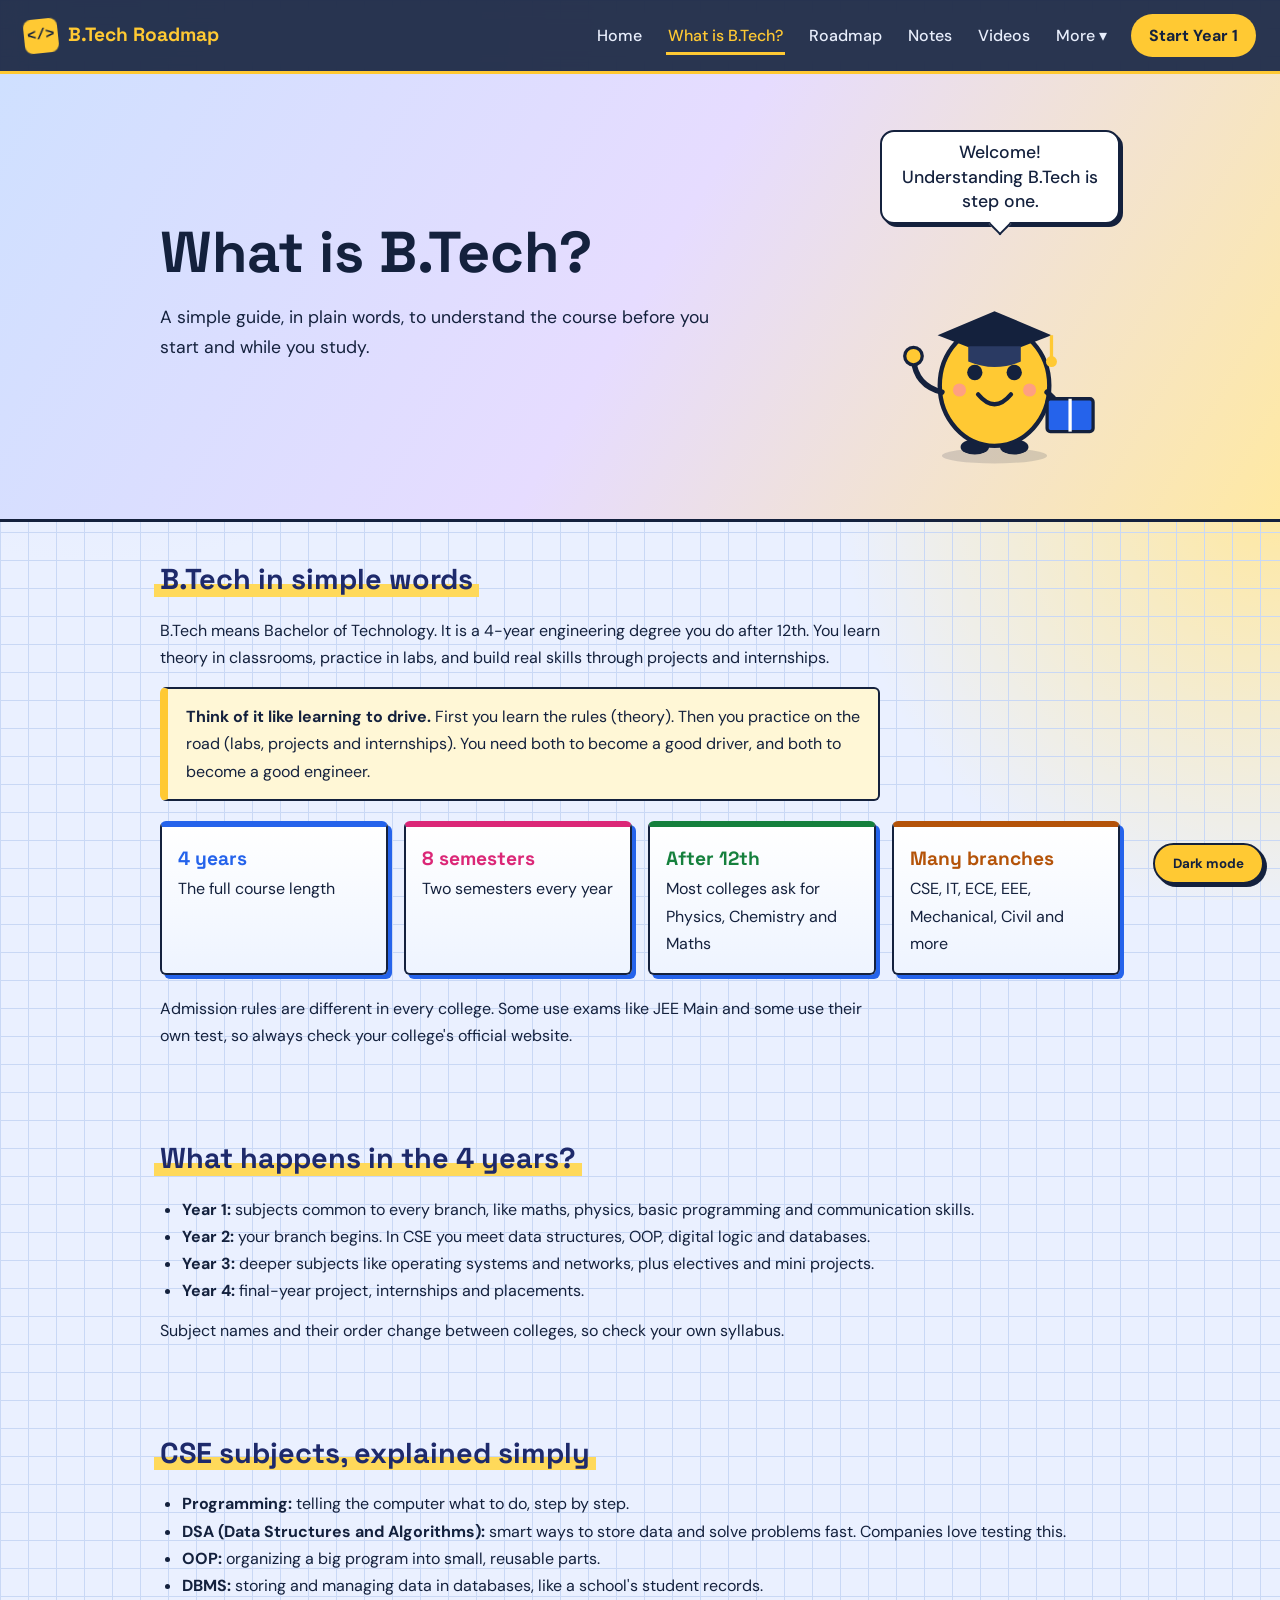
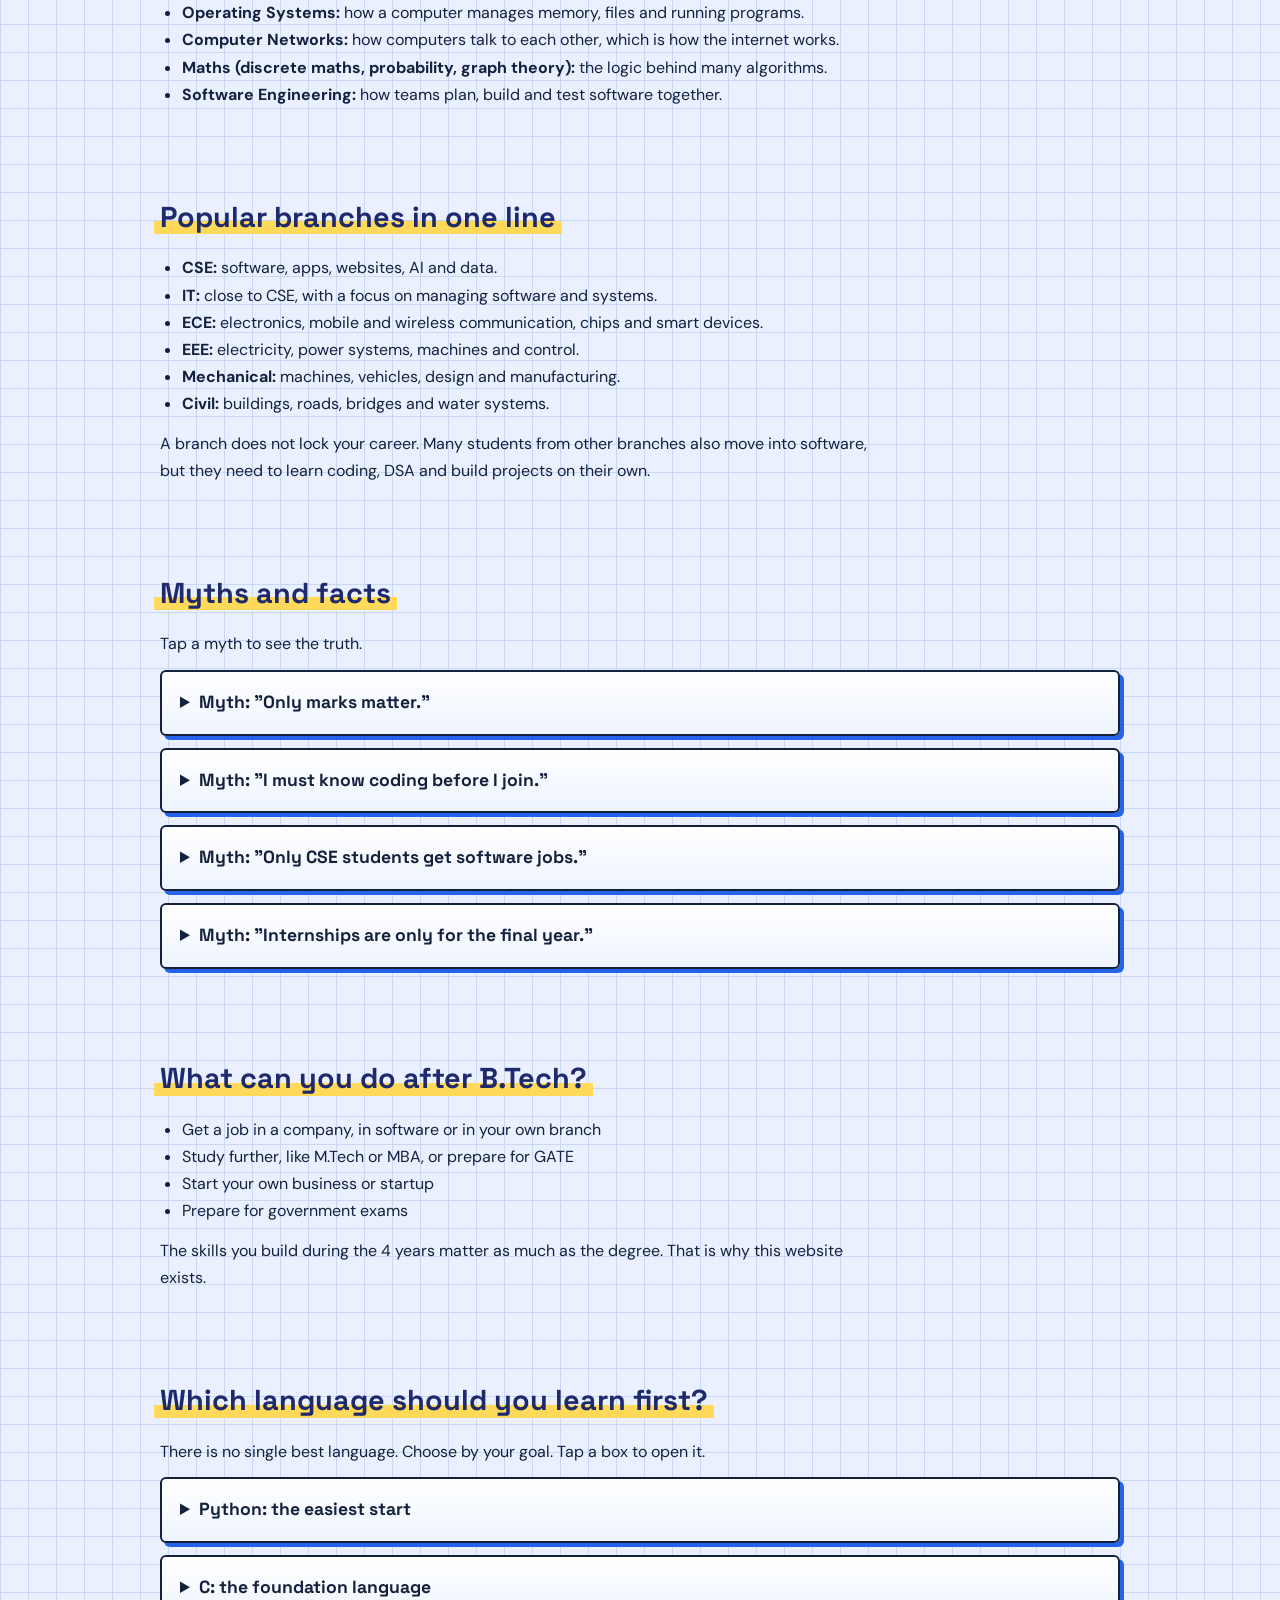
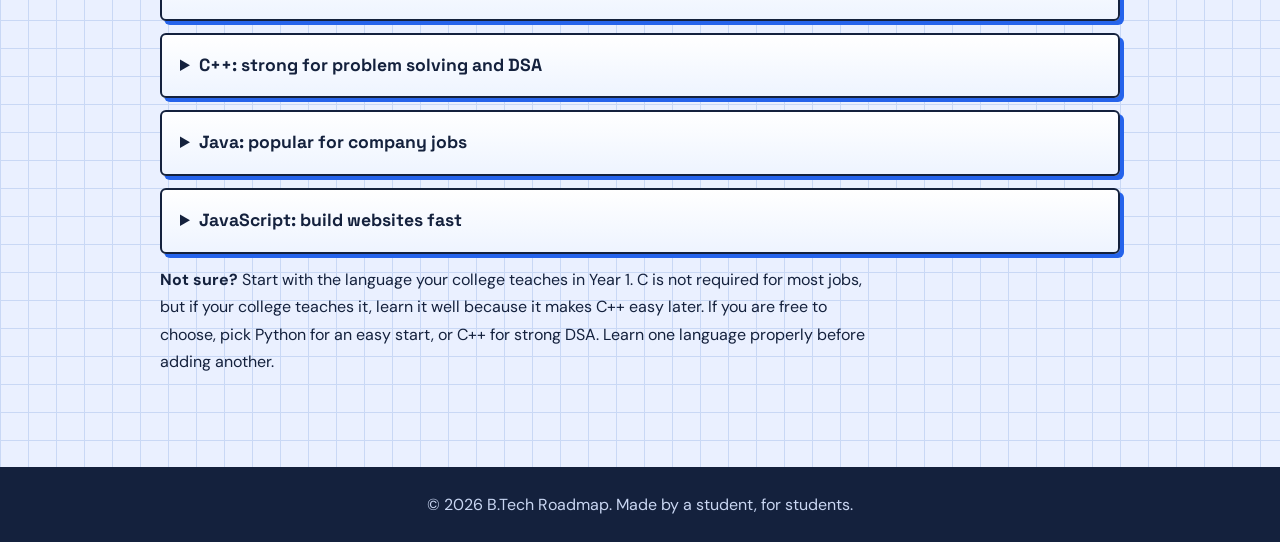
<file: what-is-btech.html>
<!DOCTYPE html>
<html lang="en">
<head>
  <meta charset="UTF-8">
  <meta name="viewport" content="width=device-width, initial-scale=1">
  <!-- Google tag (gtag.js) -->
  <script async src="https://www.googletagmanager.com/gtag/js?id=G-KWVJYNJNKN"></script>
  <script>
    window.dataLayer = window.dataLayer || [];
    function gtag(){dataLayer.push(arguments);}
    gtag('js', new Date());

    gtag('config', 'G-KWVJYNJNKN');
  </script>
  <title>What is B.Tech? - B.Tech Roadmap</title>
  <meta name="description" content="What is B.Tech? A simple guide to the course, the branches, CSE subjects, and which programming language to learn first.">
  <meta name="theme-color" content="#14213d">
  <link rel="icon" type="image/svg+xml" href="favicon.svg">
  <link href="https://fonts.googleapis.com/css2?family=DM+Sans:wght@400;500;700&family=Space+Grotesk:wght@500;700&display=swap" rel="stylesheet">
  <link rel="stylesheet" href="style.css">
</head>
<body>

  <nav>
    <a class="brand" href="index.html"><span class="logo">&lt;/&gt;</span>B.Tech Roadmap</a>
    <button class="menu-toggle" aria-label="Open menu" aria-expanded="false">&#9776;</button>
    <div class="menu">
      <a href="index.html">Home</a>
      <a href="what-is-btech.html">What is B.Tech?</a>
      <a href="roadmap.html">Roadmap</a>
      <a href="notes.html">Notes</a>
      <a href="videos.html">Videos</a>
      <div class="dropdown">
        <button class="drop-btn" aria-expanded="false">More</button>
        <div class="drop-menu">
          <a href="projects.html">Projects</a>
          <a href="internships.html">Internships</a>
          <a href="tools.html">Tools</a>
          <a href="interview.html">Interview Prep</a>
          <a href="about.html">About</a>
        </div>
      </div>
      <a class="nav-cta" href="roadmap.html#year1">Start Year 1</a>
    </div>
  </nav>

  <header class="hero" data-prop="book" data-message="Welcome! Understanding B.Tech is step one.">
    <h1>What is B.Tech?</h1>
    <p>A simple guide, in plain words, to understand the course before you start and while you study.</p>
  </header>

  <!-- 1. B.Tech in simple words -->
  <section class="container">
    <h2>B.Tech in simple words</h2>
    <p>B.Tech means Bachelor of Technology. It is a 4-year engineering degree you do after 12th. You learn theory in classrooms, practice in labs, and build real skills through projects and internships.</p>

    <div class="tip">
      <p><b>Think of it like learning to drive.</b> First you learn the rules (theory). Then you practice on the road (labs, projects and internships). You need both to become a good driver, and both to become a good engineer.</p>
    </div>

    <div class="facts">
      <div><strong>4 years</strong>The full course length</div>
      <div><strong>8 semesters</strong>Two semesters every year</div>
      <div><strong>After 12th</strong>Most colleges ask for Physics, Chemistry and Maths</div>
      <div><strong>Many branches</strong>CSE, IT, ECE, EEE, Mechanical, Civil and more</div>
    </div>

    <p>Admission rules are different in every college. Some use exams like JEE Main and some use their own test, so always check your college's official website.</p>
  </section>

  <!-- 2. The 4 years -->
  <section class="container">
    <h2>What happens in the 4 years?</h2>
    <ul>
      <li><b>Year 1:</b> subjects common to every branch, like maths, physics, basic programming and communication skills.</li>
      <li><b>Year 2:</b> your branch begins. In CSE you meet data structures, OOP, digital logic and databases.</li>
      <li><b>Year 3:</b> deeper subjects like operating systems and networks, plus electives and mini projects.</li>
      <li><b>Year 4:</b> final-year project, internships and placements.</li>
    </ul>
    <p>Subject names and their order change between colleges, so check your own syllabus.</p>
  </section>

  <!-- 3. CSE subjects explained -->
  <section class="container">
    <h2>CSE subjects, explained simply</h2>
    <ul>
      <li><b>Programming:</b> telling the computer what to do, step by step.</li>
      <li><b>DSA (Data Structures and Algorithms):</b> smart ways to store data and solve problems fast. Companies love testing this.</li>
      <li><b>OOP:</b> organizing a big program into small, reusable parts.</li>
      <li><b>DBMS:</b> storing and managing data in databases, like a school's student records.</li>
      <li><b>Operating Systems:</b> how a computer manages memory, files and running programs.</li>
      <li><b>Computer Networks:</b> how computers talk to each other, which is how the internet works.</li>
      <li><b>Maths (discrete maths, probability, graph theory):</b> the logic behind many algorithms.</li>
      <li><b>Software Engineering:</b> how teams plan, build and test software together.</li>
    </ul>
  </section>

  <!-- 4. Branches -->
  <section class="container">
    <h2>Popular branches in one line</h2>
    <ul>
      <li><b>CSE:</b> software, apps, websites, AI and data.</li>
      <li><b>IT:</b> close to CSE, with a focus on managing software and systems.</li>
      <li><b>ECE:</b> electronics, mobile and wireless communication, chips and smart devices.</li>
      <li><b>EEE:</b> electricity, power systems, machines and control.</li>
      <li><b>Mechanical:</b> machines, vehicles, design and manufacturing.</li>
      <li><b>Civil:</b> buildings, roads, bridges and water systems.</li>
    </ul>
    <p>A branch does not lock your career. Many students from other branches also move into software, but they need to learn coding, DSA and build projects on their own.</p>
  </section>

  <!-- 5. Myths -->
  <section class="container">
    <h2>Myths and facts</h2>
    <p>Tap a myth to see the truth.</p>

    <details>
      <summary>Myth: "Only marks matter."</summary>
      <div class="inside">
        <p>Marks help, and some companies and exams have a minimum percentage. But companies also check your skills, projects and communication. Try to do both: study for your exams, and build skills.</p>
      </div>
    </details>

    <details>
      <summary>Myth: "I must know coding before I join."</summary>
      <div class="inside">
        <p>No. Most students start from zero. Colleges teach the basics in Year 1, and this website helps you go further.</p>
      </div>
    </details>

    <details>
      <summary>Myth: "Only CSE students get software jobs."</summary>
      <div class="inside">
        <p>Not true. Students from other branches also get software jobs, but they must show coding skills, DSA practice and projects.</p>
      </div>
    </details>

    <details>
      <summary>Myth: "Internships are only for the final year."</summary>
      <div class="inside">
        <p>No. You can start in Year 2 or Year 3. Early experience makes your resume stronger and teaches you what companies really want.</p>
      </div>
    </details>
  </section>

  <!-- 6. After B.Tech -->
  <section class="container">
    <h2>What can you do after B.Tech?</h2>
    <ul>
      <li>Get a job in a company, in software or in your own branch</li>
      <li>Study further, like M.Tech or MBA, or prepare for GATE</li>
      <li>Start your own business or startup</li>
      <li>Prepare for government exams</li>
    </ul>
    <p>The skills you build during the 4 years matter as much as the degree. That is why this website exists.</p>
  </section>

  <!-- 7. Language guide -->
  <section class="container">
    <h2 id="language">Which language should you learn first?</h2>
    <p>There is no single best language. Choose by your goal. Tap a box to open it.</p>

    <details>
      <summary>Python: the easiest start</summary>
      <div class="inside">
        <p><b>Best for:</b> complete beginners, automation, data science and AI.</p>
        <p><b>Why:</b> the code is short and easy to read, so you can focus on learning how to think like a programmer.</p>
        <a class="watch" href="https://www.youtube.com/watch?v=eWRfhZUzrAc" target="_blank" rel="noopener">freeCodeCamp Python course (5 hours)</a>
        <a class="watch" href="https://www.youtube.com/results?search_query=python+full+course+for+beginners+hindi" target="_blank" rel="noopener">Search Hindi videos</a>
      </div>
    </details>

    <details>
      <summary>C: the foundation language</summary>
      <div class="inside">
        <p><b>Best for:</b> understanding how a computer really works, college exams (many colleges teach C in Year 1), and embedded systems.</p>
        <p><b>Why:</b> C is small, and it teaches memory and pointers. You will build fewer apps with it, but learning C first makes C++ and other languages much easier.</p>
        <a class="watch" href="https://www.youtube.com/results?search_query=c+programming+full+course+for+beginners" target="_blank" rel="noopener">Search C videos</a>
        <a class="watch" href="https://www.youtube.com/results?search_query=c+programming+full+course+hindi" target="_blank" rel="noopener">Search Hindi videos</a>
      </div>
    </details>

    <details>
      <summary>C++: strong for problem solving and DSA</summary>
      <div class="inside">
        <p><b>Best for:</b> DSA, coding rounds, competitive programming, and many college subjects.</p>
        <p><b>Why:</b> it teaches how a computer really works. The start is a little harder, but your problem solving gets very strong.</p>
        <a class="watch" href="https://www.youtube.com/watch?v=8jLOx1hD3_o" target="_blank" rel="noopener">freeCodeCamp C++ course (31 hours)</a>
        <a class="watch" href="https://www.classcentral.com/course/youtube-c-full-course-for-beginners-107923" target="_blank" rel="noopener">Bro Code C++ course (6 hours)</a>
      </div>
    </details>

    <details>
      <summary>Java: popular for company jobs</summary>
      <div class="inside">
        <p><b>Best for:</b> placements in many companies, Android apps, and big software systems.</p>
        <p><b>Why:</b> it is used widely in the industry and is a good way to learn object-oriented programming.</p>
        <a class="watch" href="https://www.youtube.com/results?search_query=java+full+course+for+beginners" target="_blank" rel="noopener">Search Java videos</a>
        <a class="watch" href="https://www.youtube.com/results?search_query=java+full+course+hindi" target="_blank" rel="noopener">Search Hindi videos</a>
      </div>
    </details>

    <details>
      <summary>JavaScript: build websites fast</summary>
      <div class="inside">
        <p><b>Best for:</b> web development, and seeing your work on screen quickly.</p>
        <p><b>Why:</b> every website uses it. You learn it together with HTML and CSS, so it feels fun from day one.</p>
        <a class="watch" href="https://www.youtube.com/results?search_query=javascript+full+course+for+beginners" target="_blank" rel="noopener">Search JavaScript videos</a>
        <a class="watch" href="https://www.youtube.com/results?search_query=javascript+full+course+hindi" target="_blank" rel="noopener">Search Hindi videos</a>
      </div>
    </details>

    <p><b>Not sure?</b> Start with the language your college teaches in Year 1. C is not required for most jobs, but if your college teaches it, learn it well because it makes C++ easy later. If you are free to choose, pick Python for an easy start, or C++ for strong DSA. Learn one language properly before adding another.</p>
  </section>

  <footer>
    <p>&copy; 2026 B.Tech Roadmap. Made by a student, for students.</p>
  </footer>

  <script src="script.js"></script>
</body>
</html>
</file>
<file: style.css>
/* 1. Basic settings (applies to the whole website) */
* { margin: 0; padding: 0; box-sizing: border-box; }

body {
  font-family: 'DM Sans', sans-serif;
  color: #14213d;
  line-height: 1.7;
  background-color: #f4f8ff;
  /* graph paper lines, like an engineering notebook */
  background-image:
    linear-gradient(#dbe6f7 1px, transparent 1px),
    linear-gradient(90deg, #dbe6f7 1px, transparent 1px);
  background-size: 28px 28px;
}

h1, h2, h3 { font-family: 'Space Grotesk', sans-serif; line-height: 1.2; }

/* 2. Menu at the top */
nav {
  position: sticky;
  top: 0;
  z-index: 10;
  display: flex;
  flex-wrap: wrap;
  align-items: center;
  justify-content: space-between;
  gap: 8px 24px;
  padding: 14px 24px;
  background: #14213d;
}
nav .menu { display: flex; flex-wrap: wrap; gap: 8px 22px; }
nav a { color: #e8eefc; text-decoration: none; font-weight: 500; }
nav a:hover { color: #ffc933; }
nav .brand { font-family: 'Space Grotesk', sans-serif; font-weight: 700; font-size: 1.2rem; color: #ffc933; }

/* 3. Top section of the home page */
.hero { max-width: 1000px; margin: 0 auto; padding: 72px 20px 24px; }
.hero h1 { font-size: clamp(2.2rem, 6vw, 3.6rem); margin-bottom: 16px; }
.hero p { max-width: 560px; font-size: 1.1rem; margin-bottom: 28px; }

.button {
  display: inline-block;
  background: #ffc933;
  color: #14213d;
  padding: 12px 26px;
  border: 2px solid #14213d;
  border-radius: 6px;
  font-weight: 700;
  text-decoration: none;
  box-shadow: 4px 4px 0 #14213d;
}
.button:hover { transform: translate(2px, 2px); box-shadow: 2px 2px 0 #14213d; }

/* 4. Main content area */
.container { max-width: 1000px; margin: 0 auto; padding: 40px 20px; }
.container h2 { font-size: 1.8rem; margin-bottom: 20px; }

/* 5. The 4-year path */
.years {
  list-style: none;
  display: grid;
  grid-template-columns: repeat(auto-fit, minmax(200px, 1fr));
  gap: 16px;
  counter-reset: year;
}
.years li {
  counter-increment: year;
  background: #ffffff;
  border: 2px solid #14213d;
  border-radius: 6px;
  padding: 20px;
}
.years li::before {
  content: "Year " counter(year);
  display: inline-block;
  background: #ffc933;
  border: 2px solid #14213d;
  border-radius: 20px;
  padding: 2px 12px;
  font-weight: 700;
  margin-bottom: 10px;
}
.years h3 { margin-bottom: 6px; }

/* 6. Link boxes to other pages */
.links { display: grid; grid-template-columns: repeat(auto-fit, minmax(220px, 1fr)); gap: 16px; }
.links a {
  display: block;
  background: #ffffff;
  border: 2px solid #14213d;
  border-left: 8px solid #2563eb;
  border-radius: 6px;
  padding: 18px;
  color: #14213d;
  text-decoration: none;
}
.links a:hover { background: #fff7d6; }
.links strong { display: block; font-family: 'Space Grotesk', sans-serif; font-size: 1.1rem; }

/* 7. Bottom of the page */
footer { background: #14213d; color: #c9d6f2; text-align: center; padding: 24px; margin-top: 40px; }

/* 8. Clear outline when using the keyboard */
a:focus-visible { outline: 3px solid #2563eb; outline-offset: 3px; }
nav a:focus-visible { outline-color: #ffc933; }

/* 9. Text, info boxes and boxes that open when clicked */
.container p { margin-bottom: 12px; max-width: 720px; }
.container ul { margin: 0 0 12px 22px; }

.facts { display: grid; grid-template-columns: repeat(auto-fit, minmax(200px, 1fr)); gap: 16px; margin: 20px 0; }
.facts div { background: #ffffff; border: 2px solid #14213d; border-radius: 6px; padding: 16px; }
.facts strong { display: block; font-family: 'Space Grotesk', sans-serif; font-size: 1.2rem; color: #2563eb; }

details { background: #ffffff; border: 2px solid #14213d; border-radius: 6px; margin-bottom: 12px; }
summary { cursor: pointer; padding: 16px 18px; font-family: 'Space Grotesk', sans-serif; font-weight: 700; font-size: 1.1rem; }
summary:hover { background: #fff7d6; }
details[open] summary { background: #ffc933; border-bottom: 2px solid #14213d; }
details .inside { padding: 16px 18px; }

.watch {
  display: inline-block;
  margin: 4px 8px 4px 0;
  padding: 6px 14px;
  border: 2px solid #14213d;
  border-radius: 20px;
  background: #ffffff;
  color: #14213d;
  font-weight: 500;
  text-decoration: none;
}
.watch:hover { background: #ffc933; }

/* 10. Home page: top section with typing text and moving code card */
.hero-grid { display: grid; grid-template-columns: 1.2fr 1fr; gap: 32px; align-items: center; }
.typing { font-family: 'Space Grotesk', sans-serif; font-size: 1.6rem; font-weight: 700; color: #2563eb; margin-bottom: 12px; }
.typed::after { content: "|"; margin-left: 2px; animation: blink 1s steps(1) infinite; }
@keyframes blink { 50% { opacity: 0; } }

.code-card {
  background: #14213d;
  color: #e8eefc;
  border: 2px solid #14213d;
  border-radius: 10px;
  padding: 20px;
  font-family: 'Courier New', monospace;
  font-size: 0.95rem;
  box-shadow: 8px 8px 0 #ffc933;
  animation: float 4s ease-in-out infinite;
}
.code-card .key { color: #ffc933; }
.code-card .str { color: #8fe3b0; }
@keyframes float { 0%, 100% { transform: translateY(0); } 50% { transform: translateY(-10px); } }

@media (max-width: 760px) { .hero-grid { grid-template-columns: 1fr; } }
@media (prefers-reduced-motion: reduce) { .code-card, .typed::after { animation: none; } }

/* 11. Pick your year buttons */
.pick { display: flex; flex-wrap: wrap; gap: 12px; }
.pick a {
  padding: 12px 22px;
  border: 2px solid #14213d;
  border-radius: 30px;
  background: #ffffff;
  color: #14213d;
  font-weight: 700;
  text-decoration: none;
  box-shadow: 3px 3px 0 #14213d;
}
.pick a:hover { background: #ffc933; }

/* 12. The road with 4 stops */
.road { position: relative; max-width: 760px; padding-left: 60px; }
.road::before { content: ""; position: absolute; left: 19px; top: 0; bottom: 0; border-left: 6px dashed #14213d; }
.stop { position: relative; margin-bottom: 12px; }
.stop::before {
  content: attr(data-step);
  position: absolute;
  left: -60px;
  top: 8px;
  width: 44px;
  height: 44px;
  display: grid;
  place-items: center;
  background: #ffc933;
  border: 3px solid #14213d;
  border-radius: 50%;
  font-family: 'Space Grotesk', sans-serif;
  font-weight: 700;
  font-size: 1.2rem;
  color: #14213d;
}
.stop details { margin-bottom: 0; }

/* 13. Dark mode button (the button itself is made by script.js) */
.theme-button {
  position: fixed;
  right: 16px;
  bottom: 16px;
  z-index: 20;
  padding: 10px 18px;
  border: 2px solid #14213d;
  border-radius: 30px;
  background: #ffc933;
  color: #14213d;
  font-family: inherit;
  font-weight: 700;
  cursor: pointer;
  box-shadow: 3px 3px 0 #14213d;
}

/* 14. Dark mode colors (used when the page has the class "dark") */
body.dark {
  background-color: #0e1424;
  color: #e8eefc;
  background-image:
    linear-gradient(#1a2440 1px, transparent 1px),
    linear-gradient(90deg, #1a2440 1px, transparent 1px);
}
body.dark .typing, body.dark .facts strong { color: #8fb0ff; }
body.dark .facts div, body.dark details, body.dark .links a, body.dark .watch, body.dark .pick a {
  background: #17203a;
  border-color: #8fa6e0;
  color: #e8eefc;
}
body.dark .links a { border-left-color: #8fb0ff; }
body.dark .watch:hover, body.dark .pick a:hover { background: #ffc933; color: #14213d; }
body.dark summary:hover, body.dark .links a:hover { background: #22305a; }
body.dark details[open] summary { background: #ffc933; color: #14213d; border-bottom-color: #14213d; }
body.dark .pick a, body.dark .button, body.dark .theme-button { box-shadow: 3px 3px 0 #8fa6e0; border-color: #8fa6e0; }
body.dark .road::before { border-left-color: #8fa6e0; }
body.dark .stop::before { border-color: #e8eefc; }
body.dark .code-card { border-color: #8fa6e0; }
body.dark a:focus-visible { outline-color: #ffc933; }

/* 15. Tip box */
.tip { background: #fff7d6; border: 2px solid #14213d; border-left: 8px solid #ffc933; border-radius: 6px; padding: 14px 18px; margin: 16px 0; max-width: 720px; }
.tip p { margin-bottom: 0; }
body.dark .tip { background: #22305a; border-color: #8fa6e0; border-left-color: #ffc933; color: #e8eefc; }

/* 16. Notes page and video library */
.tools { display: flex; flex-wrap: wrap; gap: 12px; margin: 16px 0 24px; }
.search { flex: 1 1 240px; max-width: 520px; padding: 12px 18px; border: 2px solid #14213d; border-radius: 30px; background: #ffffff; color: #14213d; font-family: inherit; font-size: 1rem; }

.progress-box { max-width: 720px; margin-bottom: 8px; }
.progress { height: 18px; border: 2px solid #14213d; border-radius: 20px; background: #ffffff; overflow: hidden; }
.progress div { height: 100%; width: 0; background: #ffc933; transition: width 0.3s; }

.subject { border-left: 10px solid var(--c, #2563eb); }
.subject .count { float: right; font-size: 0.9rem; font-weight: 500; }
.container .topics { list-style: none; margin-left: 0; }
.topics li { margin-bottom: 6px; }
.topics input { width: 18px; height: 18px; margin-right: 10px; vertical-align: middle; accent-color: #2563eb; }

.chips { display: flex; flex-wrap: wrap; gap: 8px; }
.chip { padding: 8px 18px; border: 2px solid #14213d; border-radius: 30px; background: #ffffff; color: #14213d; font-family: inherit; font-weight: 700; cursor: pointer; }
.chip:hover, .chip.active { background: #ffc933; }

.video-grid { display: grid; grid-template-columns: repeat(auto-fit, minmax(240px, 1fr)); gap: 16px; margin-bottom: 24px; }
.video { display: block; background: #ffffff; border: 2px solid #14213d; border-top: 8px solid var(--c, #2563eb); border-radius: 6px; padding: 16px; color: #14213d; text-decoration: none; }
.video:hover { background: #fff7d6; }
.video strong { display: block; font-family: 'Space Grotesk', sans-serif; margin-bottom: 6px; }
.video span { font-size: 0.9rem; }

/* Dark mode for the notes page and video library */
body.dark .search, body.dark .progress, body.dark .chip, body.dark .video { background: #17203a; border-color: #8fa6e0; color: #e8eefc; }
body.dark .chip:hover, body.dark .chip.active { background: #ffc933; color: #14213d; }
body.dark .video:hover { background: #22305a; }
body.dark .video { border-top-color: var(--c, #2563eb); }
body.dark .subject { border-left-color: var(--c, #2563eb); }

/* 17. NEW TOP MENU (glass look, active page, Start button, phone menu) */
nav { background: rgba(20, 33, 61, 0.9); backdrop-filter: blur(10px); border-bottom: 3px solid #ffc933; }
nav .brand { display: flex; align-items: center; gap: 10px; }
.logo { display: inline-grid; place-items: center; width: 34px; height: 34px; background: #ffc933; color: #14213d; border-radius: 8px; font-family: 'Courier New', monospace; font-weight: 700; font-size: 0.95rem; transform: rotate(-6deg); }
nav .menu { align-items: center; }
nav .menu a { position: relative; padding: 6px 2px; }
nav .menu a::after { content: ""; position: absolute; left: 0; bottom: 0; height: 3px; width: 0; background: #ffc933; transition: width 0.25s; }
nav .menu a:hover::after, nav .menu a.active::after { width: 100%; }
nav .menu a.active { color: #ffc933; }
nav .menu .nav-cta { background: #ffc933; color: #14213d; padding: 8px 18px; border-radius: 30px; font-weight: 700; }
nav .menu .nav-cta::after { display: none; }
nav .menu .nav-cta:hover { background: #ffffff; }
.menu-toggle { display: none; background: none; border: 2px solid #ffc933; color: #ffc933; border-radius: 8px; font-size: 1.3rem; padding: 2px 10px; cursor: pointer; }
@media (max-width: 960px) {
  .menu-toggle { display: block; }
  nav .menu { display: none; width: 100%; flex-direction: column; align-items: flex-start; gap: 12px; padding: 12px 0 6px; }
  nav .menu.open { display: flex; }
}

/* 18. INTRO ANIMATION */
body.intro-open { overflow: hidden; }
#intro {
  position: fixed; inset: 0; z-index: 100;
  display: grid; place-items: center; text-align: center;
  background-color: #0e1424; color: #e8eefc;
  background-image: linear-gradient(#1a2440 1px, transparent 1px), linear-gradient(90deg, #1a2440 1px, transparent 1px);
  background-size: 28px 28px;
  transition: transform 0.9s cubic-bezier(0.7, 0, 0.2, 1);
}
#intro.done { transform: translateY(-100%); }
.no-intro #intro { display: none; }
.intro-line { font-family: 'Courier New', monospace; font-size: 1.2rem; color: #ffc933; overflow: hidden; white-space: nowrap; width: 0; margin: 0 auto 18px; border-right: 3px solid #ffc933; animation: typing 1.3s steps(24) 0.3s forwards, caret 0.7s steps(1) infinite; }
.intro-title { font-size: clamp(2.4rem, 9vw, 4.5rem); opacity: 0; transform: scale(0.85); animation: pop 0.8s ease 1.7s forwards; }
.intro-title span { color: #ffc933; }
.intro-sub { opacity: 0; animation: fadein 0.8s ease 2.2s forwards; }
.intro-bar { width: min(280px, 70vw); height: 6px; margin: 24px auto 0; background: #1a2440; border-radius: 6px; overflow: hidden; }
.intro-bar div { height: 100%; width: 0; background: #ffc933; animation: load 2.6s ease 0.9s forwards; }
.intro-skip { position: absolute; bottom: 28px; right: 24px; padding: 8px 20px; background: none; color: #e8eefc; border: 2px solid #8fa6e0; border-radius: 30px; font-family: inherit; font-weight: 700; cursor: pointer; }
.intro-skip:hover { background: #ffc933; color: #14213d; border-color: #ffc933; }
@keyframes typing { to { width: 24ch; } }
@keyframes caret { 50% { border-color: transparent; } }
@keyframes pop { to { opacity: 1; transform: none; } }
@keyframes fadein { to { opacity: 1; } }
@keyframes load { to { width: 100%; } }

/* 19. HOME TOP SECTION: moving background, symbols, laptop picture */
.hero-home { position: relative; overflow: hidden; padding: 72px 20px 64px; background: radial-gradient(circle at 12% 20%, #cfe0ff 0, transparent 42%), radial-gradient(circle at 88% 78%, #ffecab 0, transparent 40%); background-size: 140% 140%; animation: shift 12s ease-in-out infinite alternate; }
@keyframes shift { to { background-position: 40% 30%; } }
.hero-home .hero-grid { position: relative; z-index: 1; max-width: 1000px; margin: 0 auto; }
.hero-home h1 { font-size: clamp(2.4rem, 6.5vw, 4rem); margin-bottom: 16px; }
.hero-home p { max-width: 520px; font-size: 1.1rem; margin-bottom: 16px; }
.hero-home .typing { font-size: 1.6rem; }
.mark { background: linear-gradient(transparent 62%, #ffc933 62%); }
.button.ghost { background: transparent; margin-left: 8px; }
.button.ghost:hover { background: #ffc933; }

.symbols span { position: absolute; bottom: -40px; font-family: 'Courier New', monospace; font-weight: 700; font-size: 1.8rem; color: #2563eb; opacity: 0.28; animation: drift 14s linear infinite; }
@keyframes drift { to { transform: translateY(-640px) rotate(25deg); opacity: 0; } }

.visual { position: relative; max-width: 380px; margin: 0 auto; }
.visual svg { width: 100%; height: auto; display: block; animation: float 5s ease-in-out infinite; }
.ln { transform-box: fill-box; transform-origin: left center; animation: grow 3s ease-in-out infinite alternate; }
@keyframes grow { from { transform: scaleX(0.15); } to { transform: scaleX(1); } }
.badge-float { position: absolute; padding: 6px 14px; background: #ffc933; color: #14213d; border: 2px solid #14213d; border-radius: 30px; box-shadow: 3px 3px 0 #14213d; font-weight: 700; font-size: 0.9rem; animation: float 4s ease-in-out infinite; }

/* 20. FLOW CHART */
.flow { --line: #14213d; display: flex; align-items: stretch; margin: 28px 0; }
.node { flex: 1; position: relative; display: block; padding: 20px 16px 16px; background: #ffffff; border: 2px solid #14213d; border-radius: 8px; box-shadow: 5px 5px 0 #14213d; color: #14213d; text-decoration: none; transition: transform 0.2s; }
.node:hover { transform: translateY(-6px); background: #fff7d6; }
.node .num { display: grid; place-items: center; width: 36px; height: 36px; margin-bottom: 10px; background: #ffc933; border: 2px solid #14213d; border-radius: 50%; font-family: 'Space Grotesk', sans-serif; font-weight: 700; }
.node strong { display: block; font-family: 'Space Grotesk', sans-serif; font-size: 1.1rem; }
.node small { display: block; font-size: 0.88rem; line-height: 1.5; margin-top: 4px; }
.node .tag { display: inline-block; margin-top: 10px; padding: 2px 10px; background: #dbe8ff; border-radius: 20px; font-size: 0.78rem; font-style: normal; font-weight: 700; }
.arrow { flex: 0 0 40px; align-self: center; position: relative; height: 4px; background: repeating-linear-gradient(90deg, var(--line) 0 6px, transparent 6px 12px); background-size: 12px 4px; animation: dashes 0.8s linear infinite; }
.arrow::after { content: ""; position: absolute; right: -4px; top: -7px; border-left: 12px solid var(--line); border-top: 9px solid transparent; border-bottom: 9px solid transparent; }
@keyframes dashes { to { background-position: 12px 0; } }

.branches { margin-top: 8px; }
.branches div { display: flex; flex-wrap: wrap; gap: 10px; }
.branches span { padding: 6px 16px; background: #ffffff; border: 2px dashed #14213d; border-radius: 30px; font-weight: 500; }

@media (max-width: 860px) {
  .hero-grid { gap: 40px; }
  .flow { flex-direction: column; }
  .arrow { flex: 0 0 36px; width: 4px; height: 36px; background: repeating-linear-gradient(180deg, var(--line) 0 6px, transparent 6px 12px); background-size: 4px 12px; animation-name: dashes-down; }
  .arrow::after { right: auto; top: auto; left: -7px; bottom: -4px; border-top: 12px solid var(--line); border-left: 9px solid transparent; border-right: 9px solid transparent; border-bottom: none; }
}
@keyframes dashes-down { to { background-position: 0 12px; } }

/* 21. SLIDE-IN ANIMATIONS (only when JavaScript is on) */
.js .rise { opacity: 0; transform: translateY(24px); }
.js body.ready .rise { animation: rise 0.8s ease forwards; animation-delay: var(--d, 0s); }
@keyframes rise { to { opacity: 1; transform: none; } }
.js .reveal { opacity: 0; transform: translateY(30px); transition: opacity 0.7s ease, transform 0.7s ease; transition-delay: var(--d, 0s); }
.js .reveal.show { opacity: 1; transform: none; }

/* 22. DARK MODE FOR THE NEW PARTS */
body.dark .hero-home { background: radial-gradient(circle at 12% 20%, #1c2f66 0, transparent 42%), radial-gradient(circle at 88% 78%, #4a3a00 0, transparent 40%); background-size: 140% 140%; }
body.dark .symbols span { color: #8fb0ff; }
body.dark .visual svg { filter: drop-shadow(0 0 14px rgba(143, 176, 255, 0.35)); }
body.dark .flow { --line: #8fa6e0; }
body.dark .node, body.dark .branches span { background: #17203a; border-color: #8fa6e0; color: #e8eefc; box-shadow: none; }
body.dark .node:hover { background: #22305a; }
body.dark .node .tag { background: #2a3a63; }
body.dark .node .num { border-color: #14213d; color: #14213d; }
body.dark .button.ghost { color: #e8eefc; }
body.dark .button.ghost:hover { color: #14213d; }
body.dark .links a { box-shadow: none; }

/* 23. LESS MOTION FOR PEOPLE WHO ASK FOR IT */
@media (prefers-reduced-motion: reduce) {
  #intro { display: none; }
  .symbols span, .visual svg, .badge-float, .ln, .arrow, .hero-home { animation: none; }
  .js .rise, .js .reveal { opacity: 1; transform: none; transition: none; animation: none !important; }
}

/* 24. "More" drop-down in the menu */
.dropdown { position: relative; }
.drop-btn { background: none; border: none; color: #e8eefc; font-family: inherit; font-size: 1rem; font-weight: 500; padding: 6px 2px; cursor: pointer; }
.drop-btn::after { content: " \25BE"; }
.drop-btn:hover, .dropdown.active .drop-btn { color: #ffc933; }
.drop-menu { display: none; position: absolute; top: 100%; left: -14px; min-width: 190px; flex-direction: column; gap: 10px; padding: 12px 16px; background: #14213d; border: 2px solid #ffc933; border-radius: 8px; z-index: 30; }
.dropdown.open .drop-menu { display: flex; }
@media (max-width: 960px) {
  .dropdown { width: 100%; }
  .drop-menu { position: static; border: none; padding: 8px 0 0 16px; }
}

/* 25. Creator card and tips on the About page and home page */
.container ol { margin: 0 0 12px 22px; }
.creator { display: flex; flex-wrap: wrap; align-items: center; gap: 28px; }
.avatar { display: grid; place-items: center; flex: 0 0 auto; width: 140px; height: 140px; background: #ffc933; border: 4px solid #14213d; border-radius: 50%; box-shadow: 6px 6px 0 #14213d; font-family: 'Space Grotesk', sans-serif; font-size: 3.4rem; font-weight: 700; color: #14213d; overflow: hidden; }
.avatar img { width: 100%; height: 100%; object-fit: cover; }
.quote { margin: 0 0 12px; padding-left: 16px; border-left: 8px solid #ffc933; font-family: 'Space Grotesk', sans-serif; font-size: 1.3rem; font-weight: 700; }
.skills { display: flex; flex-wrap: wrap; gap: 8px; margin: 12px 0; }
.skills span { padding: 4px 14px; background: #ffffff; border: 2px solid #14213d; border-radius: 30px; font-weight: 700; font-size: 0.9rem; }
body.dark .skills span { background: #17203a; border-color: #8fa6e0; color: #e8eefc; }
body.dark .avatar { border-color: #8fa6e0; box-shadow: 6px 6px 0 #8fa6e0; }
body.dark .drop-btn { color: #e8eefc; }
body.dark .drop-btn:hover, body.dark .dropdown.active .drop-btn { color: #ffc933; }

/* 26. About page: journey picture, story boxes, numbers, motivation, photos */
.journey { max-width: 380px; margin: 0 auto; }
.journey svg { width: 100%; height: auto; display: block; overflow: visible; }
.journey text { font-family: 'Space Grotesk', sans-serif; }
.step-box { background: #ffffff; border: 2px solid #14213d; border-radius: 6px; padding: 16px 18px; }
.step-box h3 { margin-bottom: 4px; }
.step-box p { margin-bottom: 0; }

.stats { display: grid; grid-template-columns: repeat(auto-fit, minmax(140px, 1fr)); gap: 16px; }
.stats div { padding: 20px 12px; background: #14213d; color: #e8eefc; border-radius: 8px; box-shadow: 5px 5px 0 #ffc933; text-align: center; }
.stats strong { display: block; font-family: 'Space Grotesk', sans-serif; font-size: 2.6rem; line-height: 1.1; color: #ffc933; }

.motive { display: grid; grid-template-columns: repeat(auto-fit, minmax(220px, 1fr)); gap: 16px; }
.motive div { background: #ffffff; border: 2px solid #14213d; border-top: 8px solid var(--c, #2563eb); border-radius: 6px; padding: 18px; transition: transform 0.2s; }
.motive div:hover { transform: translateY(-6px) rotate(-1deg); }
.motive strong { display: block; margin-bottom: 6px; font-family: 'Space Grotesk', sans-serif; font-size: 1.2rem; }

.photos { display: grid; grid-template-columns: repeat(auto-fit, minmax(220px, 1fr)); gap: 16px; }
.photo { display: grid; place-items: center; aspect-ratio: 4 / 3; padding: 16px; background: #ffffff; border: 3px dashed #14213d; border-radius: 8px; overflow: hidden; text-align: center; font-size: 0.92rem; }
.photo svg { width: 44px; height: 44px; margin-bottom: 6px; }
.photo b { display: block; }
.photo img { width: 100%; height: 100%; object-fit: cover; }

body.dark .step-box, body.dark .motive div, body.dark .photo { background: #17203a; border-color: #8fa6e0; color: #e8eefc; }
body.dark .motive div { border-top-color: var(--c, #2563eb); }
body.dark .stats div { background: #17203a; box-shadow: 5px 5px 0 #ffc933; }
body.dark .journey path, body.dark .journey line { stroke: #8fa6e0; }

/* 27. Before and after cards, and badges (About page) */
.change { --line: #14213d; display: flex; align-items: stretch; margin-bottom: 18px; }
.change .before, .change .after { flex: 1; padding: 18px 20px; border: 2px solid #14213d; border-radius: 8px; }
.change small { display: block; margin-bottom: 4px; font-size: 0.8rem; font-weight: 700; }
.change .before { background: #e8ecf5; color: #4a5578; }
.change .after { background: #ffc933; color: #14213d; font-weight: 700; box-shadow: 5px 5px 0 #14213d; }
@media (max-width: 860px) { .change { flex-direction: column; } }

.badges { display: grid; grid-template-columns: repeat(auto-fit, minmax(150px, 1fr)); gap: 16px; }
.badge { display: flex; flex-direction: column; align-items: center; gap: 4px; padding: 18px 10px; background: #ffffff; border: 2px solid #14213d; border-radius: 10px; color: #14213d; font-family: inherit; font-size: 0.95rem; text-align: center; cursor: pointer; }
.badge small { font-size: 0.82rem; }
.badge .medal { display: grid; place-items: center; width: 64px; height: 64px; margin-bottom: 6px; background: #e8ecf5; border: 3px dashed #9aa6c6; border-radius: 50%; color: #9aa6c6; }
.badge .medal svg { width: 30px; height: 30px; fill: currentColor; }
.badge.unlocked { background: #fff7d6; }
.badge.unlocked .medal { background: #ffc933; border: 3px solid #14213d; color: #14213d; animation: medalpop 0.5s ease; }
@keyframes medalpop { 0% { transform: scale(0.6) rotate(-20deg); } 70% { transform: scale(1.2); } 100% { transform: scale(1); } }
.badge-text { margin-top: 16px; font-weight: 700; }

body.dark .change { --line: #8fa6e0; }
body.dark .change .before { background: #22305a; color: #b8c4e4; border-color: #8fa6e0; }
body.dark .change .after { border-color: #14213d; box-shadow: 5px 5px 0 #8fa6e0; }
body.dark .badge { background: #17203a; border-color: #8fa6e0; color: #e8eefc; }
body.dark .badge.unlocked { background: #22305a; }
body.dark .badge .medal { background: #22305a; border-color: #6d7fb0; color: #6d7fb0; }
body.dark .badge.unlocked .medal { background: #ffc933; border-color: #14213d; color: #14213d; }

/* 28. Cartoon helper at the top of each page */
.hero.has-mascot { display: flex; flex-wrap: wrap; align-items: center; justify-content: space-between; gap: 24px; }
.hero-text { flex: 1 1 320px; }
.mascot { flex: 0 0 240px; margin: 0 auto; text-align: center; }
.mascot svg { width: 100%; max-width: 230px; height: auto; overflow: visible; }
.bubble { position: relative; display: inline-block; margin: 0 0 14px; padding: 8px 16px; background: #ffffff; border: 2px solid #14213d; border-radius: 14px; box-shadow: 3px 3px 0 #14213d; font-size: 0.92rem; font-weight: 500; line-height: 1.4; }
.bubble::after { content: ""; position: absolute; left: 50%; bottom: -10px; width: 14px; height: 14px; background: #ffffff; border-right: 2px solid #14213d; border-bottom: 2px solid #14213d; transform: translateX(-50%) rotate(45deg); }
.bob { animation: bob 3s ease-in-out infinite; }
.arm { transform-origin: 52px 128px; animation: wave 1.2s ease-in-out infinite; }
.eye { transform-box: fill-box; transform-origin: center; animation: eyeblink 4s infinite; }
.pulse2 { transform-box: fill-box; transform-origin: center; animation: pulse2 1.2s ease-in-out infinite; }
.dropin { animation: dropin 2.4s ease-in-out infinite; }
.swing { transform-box: fill-box; transform-origin: left center; animation: swing 1.6s ease-in-out infinite alternate; }
.tick { stroke-dasharray: 40; animation: tickdraw 3s ease-in-out infinite; }
@keyframes bob { 50% { transform: translateY(-8px); } }
@keyframes wave { 0%, 100% { transform: rotate(0); } 50% { transform: rotate(-24deg); } }
@keyframes eyeblink { 0%, 92%, 100% { transform: scaleY(1); } 96% { transform: scaleY(0.1); } }
@keyframes pulse2 { 50% { transform: scale(1.3); } }
@keyframes dropin { 0% { transform: translateY(-34px); opacity: 0; } 40%, 100% { transform: none; opacity: 1; } }
@keyframes swing { to { transform: rotate(10deg); } }
@keyframes tickdraw { 0% { stroke-dashoffset: 40; } 40%, 100% { stroke-dashoffset: 0; } }
body.dark .bubble { background: #17203a; border-color: #8fa6e0; color: #e8eefc; box-shadow: 3px 3px 0 #8fa6e0; }
body.dark .bubble::after { background: #17203a; border-color: #8fa6e0; }
@media (prefers-reduced-motion: reduce) { .bob, .arm, .eye, .pulse2, .dropin, .swing, .tick { animation: none; } }

/* 29. Brighter, more colourful LIGHT mode (dark mode stays the same) */
@keyframes spin { to { transform: rotate(360deg); } }
.spin { transform-box: fill-box; transform-origin: center; animation: spin 5s linear infinite; }
@media (prefers-reduced-motion: reduce) { .spin { animation: none; } }

body:not(.dark) {
  background-color: #eaf0ff;
  background-image:
    linear-gradient(#c9d8f5 1px, transparent 1px),
    linear-gradient(90deg, #c9d8f5 1px, transparent 1px),
    radial-gradient(circle at 8% 0%, #d6e3ff 0, transparent 38%),
    radial-gradient(circle at 100% 55%, #ffe8a0 0, transparent 32%);
  background-size: 28px 28px, 28px 28px, 100% 100%, 100% 100%;
  background-attachment: scroll, scroll, fixed, fixed;
}

/* Headings get a yellow highlighter line */
body:not(.dark) .container h2 { display: inline-block; margin-left: -6px; padding: 0 6px; color: #1e2a6b; background: linear-gradient(transparent 62%, #ffd95a 62%); }

/* Top band on inner pages and a stronger glow on the home page */
body:not(.dark) .hero { max-width: none; margin: 0; padding: 56px max(20px, calc((100% - 960px) / 2)) 40px; background: linear-gradient(120deg, #cfe0ff 0%, #e6dcff 50%, #ffe9a3 100%); border-bottom: 3px solid #14213d; }
body:not(.dark) .hero-home { background: radial-gradient(circle at 12% 20%, #b9d2ff 0, transparent 45%), radial-gradient(circle at 88% 78%, #ffd966 0, transparent 42%); background-size: 140% 140%; }

/* Cards: soft blue tint and a blue shadow */
body:not(.dark) .links a, body:not(.dark) .facts div, body:not(.dark) details, body:not(.dark) .step-box,
body:not(.dark) .motive div, body:not(.dark) .video, body:not(.dark) .badge, body:not(.dark) .node, body:not(.dark) .pick a {
  background: linear-gradient(180deg, #ffffff 0%, #eef4ff 100%);
  box-shadow: 4px 4px 0 #2563eb;
}
body:not(.dark) .links a:hover, body:not(.dark) .video:hover, body:not(.dark) .node:hover { background: #fff3c4; }
body:not(.dark) .badge.unlocked { background: #fff3c4; }
body:not(.dark) .watch { background: #fff7d6; box-shadow: 2px 2px 0 #14213d; }
body:not(.dark) .watch:hover { background: #ffc933; }

/* Each box gets its own colour, one after another */
body:not(.dark) .links a:nth-child(4n+1) { border-left-color: #2563eb; box-shadow: 4px 4px 0 #2563eb; }
body:not(.dark) .links a:nth-child(4n+2) { border-left-color: #db2777; box-shadow: 4px 4px 0 #db2777; }
body:not(.dark) .links a:nth-child(4n+3) { border-left-color: #16a34a; box-shadow: 4px 4px 0 #16a34a; }
body:not(.dark) .links a:nth-child(4n+4) { border-left-color: #ca8a04; box-shadow: 4px 4px 0 #ca8a04; }
body:not(.dark) .facts div { border-top: 6px solid var(--c, #2563eb); }
body:not(.dark) .facts div strong { color: var(--c, #2563eb); }
.facts div:nth-child(4n+1) { --c: #2563eb; }
.facts div:nth-child(4n+2) { --c: #db2777; }
.facts div:nth-child(4n+3) { --c: #15803d; }
.facts div:nth-child(4n+4) { --c: #b45309; }
</file>
